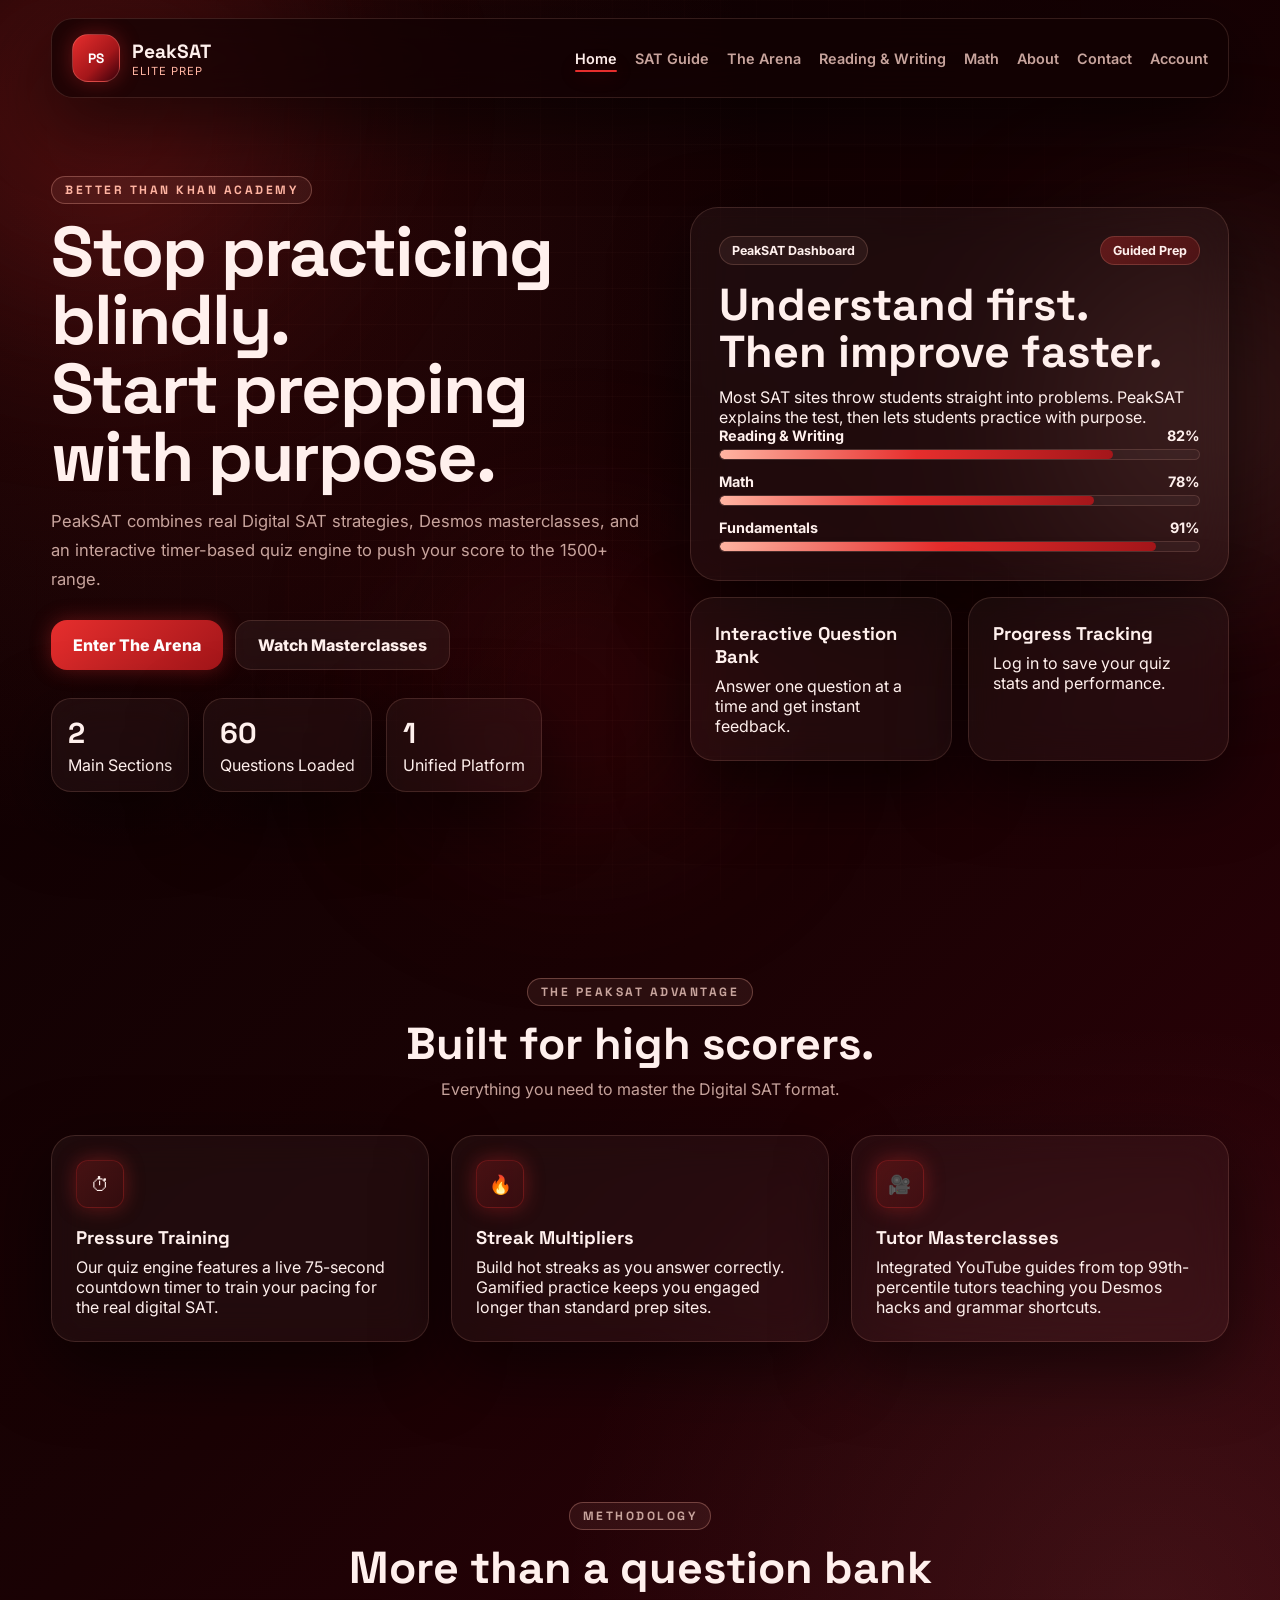
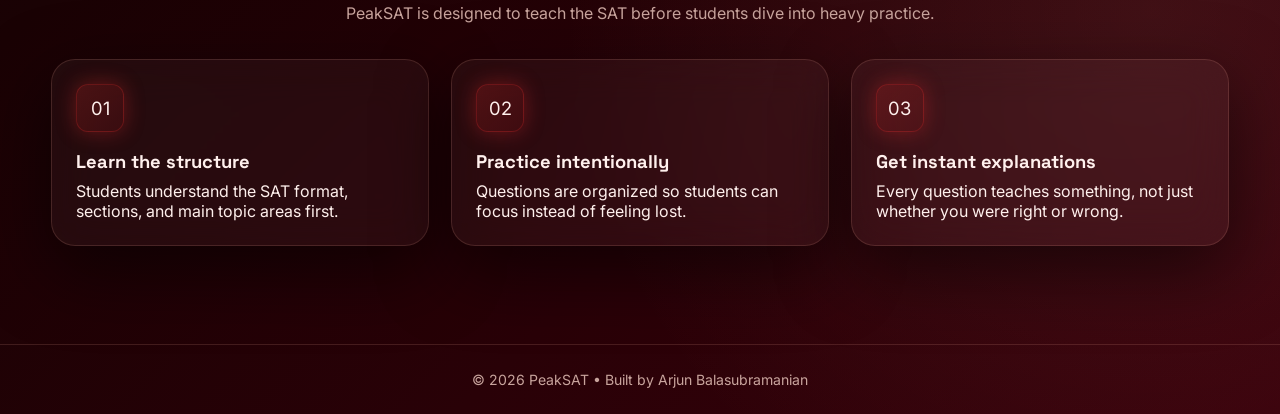
<file: index.html>
<!DOCTYPE html>
<html lang="en">
<head>
  <meta charset="UTF-8" />
  <meta name="viewport" content="width=device-width, initial-scale=1.0" />
  <title>PeakSAT | The Ultimate SAT Engine</title>
  <link rel="preconnect" href="https://fonts.googleapis.com">
  <link rel="preconnect" href="https://fonts.gstatic.com" crossorigin>
  <link href="https://fonts.googleapis.com/css2?family=Space+Grotesk:wght@400;500;700&family=Inter:wght@400;500;600;700;800&display=swap" rel="stylesheet">
  <link rel="stylesheet" href="style.css" />
</head>
<body data-page="home">
  <div class="page-enter"></div>
  <div class="ambient ambient-1"></div>
  <div class="ambient ambient-2"></div>
  <div class="ambient ambient-3"></div>
  <div class="mesh-overlay"></div>

  <div id="site-nav"></div>

  <main class="main-shell">
    <section class="hero hero-clean container">
      <div class="hero-copy reveal">
        <p class="eyebrow">BETTER THAN KHAN ACADEMY</p>
        <h1>Stop practicing blindly.<br>Start prepping with purpose.</h1>
        <p class="hero-description">
          PeakSAT combines real Digital SAT strategies, Desmos masterclasses, and an interactive timer-based quiz engine to push your score to the 1500+ range.
        </p>

        <div class="hero-buttons">
          <a href="sat-fundamentals.html" class="btn btn-primary">Enter The Arena</a>
          <a href="sat-guide.html" class="btn btn-secondary">Watch Masterclasses</a>
        </div>

        <div class="stat-row">
          <div class="stat-card tilt-card">
            <h3>2</h3>
            <p>Main Sections</p>
          </div>
          <div class="stat-card tilt-card">
            <h3>60</h3>
            <p>Questions Loaded</p>
          </div>
          <div class="stat-card tilt-card">
            <h3>1</h3>
            <p>Unified Platform</p>
          </div>
        </div>
      </div>

      <div class="hero-panel reveal delay-1">
        <div class="dashboard-card tilt-card">
          <div class="dashboard-topline">
            <span class="pill">PeakSAT Dashboard</span>
            <span class="pill pill-hot">Guided Prep</span>
          </div>

          <h2>Understand first. Then improve faster.</h2>
          <p>
            Most SAT sites throw students straight into problems. PeakSAT
            explains the test, then lets students practice with purpose.
          </p>

          <div class="progress-stack">
            <div class="progress-block">
              <div class="progress-label"><span>Reading & Writing</span><span>82%</span></div>
              <div class="progress-bar"><div class="progress-fill fill-a"></div></div>
            </div>

            <div class="progress-block">
              <div class="progress-label"><span>Math</span><span>78%</span></div>
              <div class="progress-bar"><div class="progress-fill fill-b"></div></div>
            </div>

            <div class="progress-block">
              <div class="progress-label"><span>Fundamentals</span><span>91%</span></div>
              <div class="progress-bar"><div class="progress-fill fill-c"></div></div>
            </div>
          </div>
        </div>

        <div class="dashboard-mini-grid">
          <div class="glass-card tilt-card">
            <h3>Interactive Question Bank</h3>
            <p>Answer one question at a time and get instant feedback.</p>
          </div>

          <div class="glass-card tilt-card">
            <h3>Progress Tracking</h3>
            <p>Log in to save your quiz stats and performance.</p>
          </div>
        </div>
      </div>
    </section>

    <section class="section container">
      <div class="section-heading reveal">
        <p class="eyebrow">THE PEAKSAT ADVANTAGE</p>
        <h2>Built for high scorers.</h2>
        <p>Everything you need to master the Digital SAT format.</p>
      </div>
      
      <div class="grid-3">
        <div class="glass-card tilt-card reveal">
          <div class="feature-badge">⏱</div>
          <h3>Pressure Training</h3>
          <p>Our quiz engine features a live 75-second countdown timer to train your pacing for the real digital SAT.</p>
        </div>
        <div class="glass-card tilt-card reveal delay-1">
          <div class="feature-badge">🔥</div>
          <h3>Streak Multipliers</h3>
          <p>Build hot streaks as you answer correctly. Gamified practice keeps you engaged longer than standard prep sites.</p>
        </div>
        <div class="glass-card tilt-card reveal delay-2">
          <div class="feature-badge">🎥</div>
          <h3>Tutor Masterclasses</h3>
          <p>Integrated YouTube guides from top 99th-percentile tutors teaching you Desmos hacks and grammar shortcuts.</p>
        </div>
      </div>
    </section>

    <section class="section container">
      <div class="section-heading reveal">
        <p class="eyebrow">METHODOLOGY</p>
        <h2>More than a question bank</h2>
        <p>
          PeakSAT is designed to teach the SAT before students dive into heavy practice.
        </p>
      </div>

      <div class="feature-grid">
        <article class="feature-card tilt-card reveal">
          <div class="feature-badge">01</div>
          <h3>Learn the structure</h3>
          <p>Students understand the SAT format, sections, and main topic areas first.</p>
        </article>
        <article class="feature-card tilt-card reveal delay-1">
          <div class="feature-badge">02</div>
          <h3>Practice intentionally</h3>
          <p>Questions are organized so students can focus instead of feeling lost.</p>
        </article>
        <article class="feature-card tilt-card reveal delay-2">
          <div class="feature-badge">03</div>
          <h3>Get instant explanations</h3>
          <p>Every question teaches something, not just whether you were right or wrong.</p>
        </article>
      </div>
    </section>
  </main>

  <footer class="footer">
    <p>© 2026 PeakSAT • Built by Arjun Balasubramanian</p>
  </footer>

  <script src="script.js"></script>
</body>
</html>
</file>
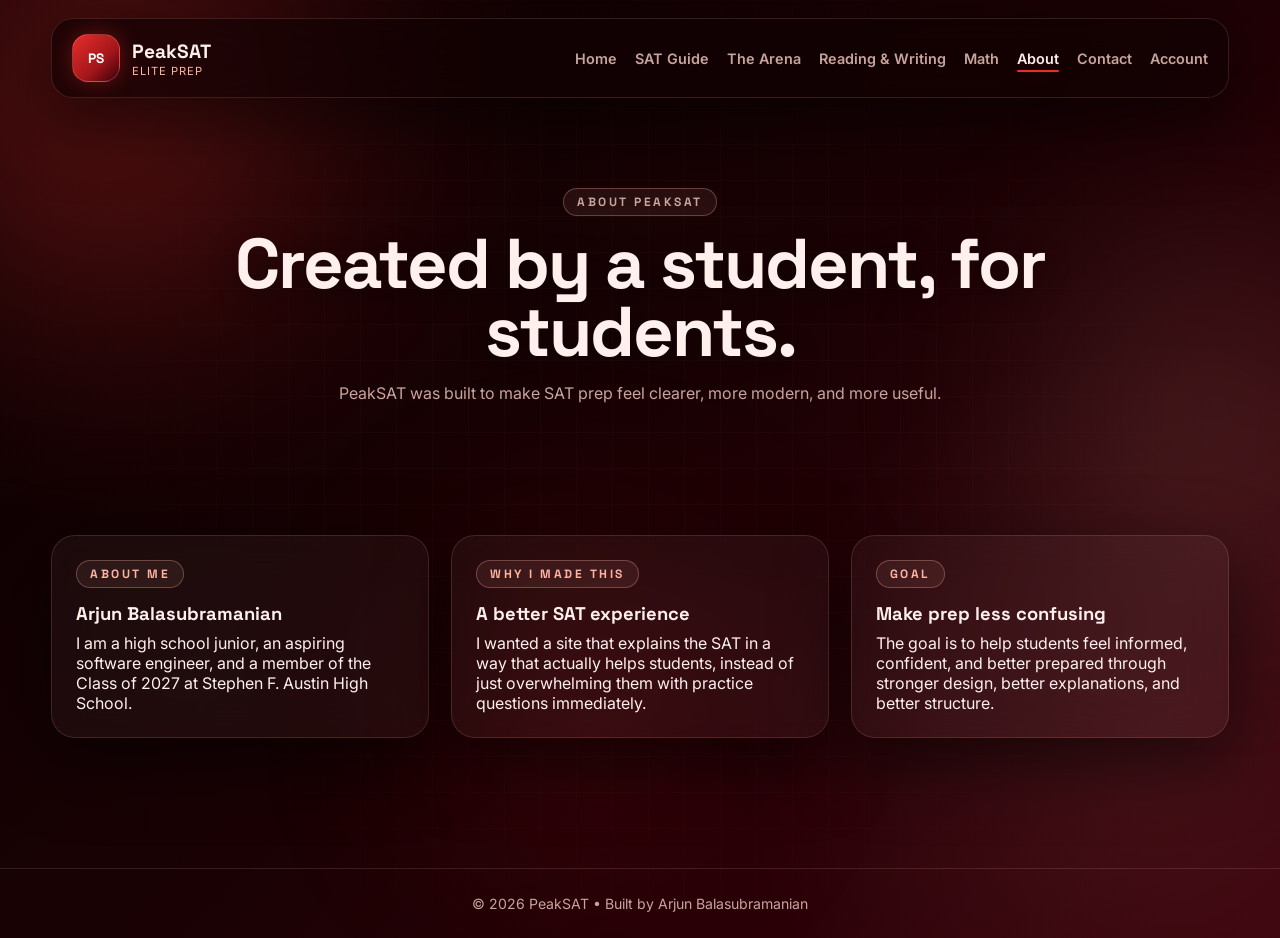
<file: about.html>
<!DOCTYPE html>
<html lang="en">
<head>
  <meta charset="UTF-8" />
  <meta name="viewport" content="width=device-width, initial-scale=1.0" />
  <title>PeakSAT | About</title>
  <link rel="preconnect" href="https://fonts.googleapis.com">
  <link rel="preconnect" href="https://fonts.gstatic.com" crossorigin>
  <link href="https://fonts.googleapis.com/css2?family=Space+Grotesk:wght@400;500;700&family=Inter:wght@400;500;600;700;800&display=swap" rel="stylesheet">
  <link rel="stylesheet" href="style.css" />
</head>
<body data-page="about">
  <div class="page-enter"></div>
  <div class="ambient ambient-1"></div>
  <div class="ambient ambient-2"></div>
  <div class="ambient ambient-3"></div>
  <div class="mesh-overlay"></div>

  <div id="site-nav"></div>

  <main class="page-main">
    <section class="page-hero container">
      <div class="page-hero-text reveal">
        <p class="eyebrow">ABOUT PEAKSAT</p>
        <h1>Created by a student, for students.</h1>
        <p>
          PeakSAT was built to make SAT prep feel clearer, more modern, and more useful.
        </p>
      </div>
    </section>

    <section class="section container">
      <div class="about-grid-premium">
        <article class="glass-card tilt-card reveal">
          <p class="eyebrow">ABOUT ME</p>
          <h3>Arjun Balasubramanian</h3>
          <p>
            I am a high school junior, an aspiring software engineer,
            and a member of the Class of 2027 at Stephen F. Austin High School.
          </p>
        </article>

        <article class="glass-card tilt-card reveal delay-1">
          <p class="eyebrow">WHY I MADE THIS</p>
          <h3>A better SAT experience</h3>
          <p>
            I wanted a site that explains the SAT in a way that actually helps students,
            instead of just overwhelming them with practice questions immediately.
          </p>
        </article>

        <article class="glass-card tilt-card reveal delay-2">
          <p class="eyebrow">GOAL</p>
          <h3>Make prep less confusing</h3>
          <p>
            The goal is to help students feel informed, confident, and better prepared
            through stronger design, better explanations, and better structure.
          </p>
        </article>
      </div>
    </section>
  </main>

  <div id="site-footer"></div>
  <script src="script.js"></script>
</body>
</html>
</file>
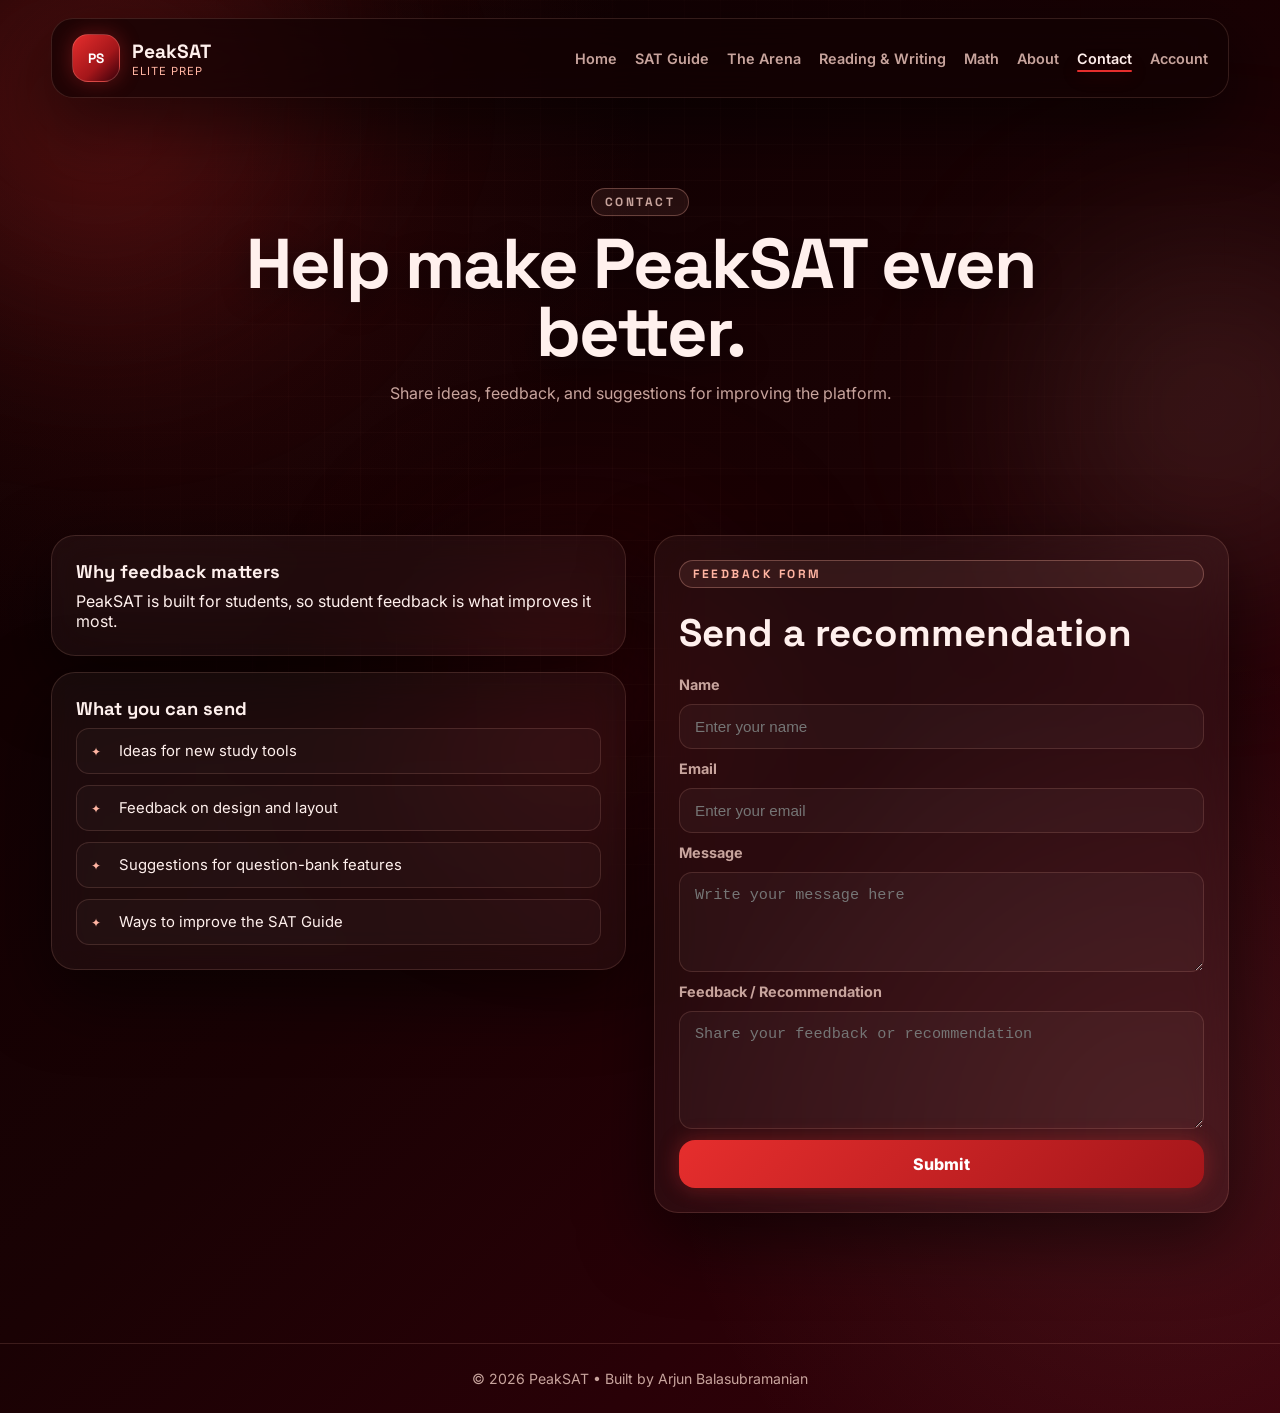
<file: contact.html>
<!DOCTYPE html>
<html lang="en">
<head>
  <meta charset="UTF-8" />
  <meta name="viewport" content="width=device-width, initial-scale=1.0" />
  <title>PeakSAT | Contact</title>
  <link rel="preconnect" href="https://fonts.googleapis.com">
  <link rel="preconnect" href="https://fonts.gstatic.com" crossorigin>
  <link href="https://fonts.googleapis.com/css2?family=Space+Grotesk:wght@400;500;700&family=Inter:wght@400;500;600;700;800&display=swap" rel="stylesheet">
  <link rel="stylesheet" href="style.css" />
</head>
<body data-page="contact">
  <div class="page-enter"></div>
  <div class="ambient ambient-1"></div>
  <div class="ambient ambient-2"></div>
  <div class="ambient ambient-3"></div>
  <div class="mesh-overlay"></div>

  <div id="site-nav"></div>

  <main class="page-main">
    <section class="page-hero container">
      <div class="page-hero-text reveal">
        <p class="eyebrow">CONTACT</p>
        <h1>Help make PeakSAT even better.</h1>
        <p>
          Share ideas, feedback, and suggestions for improving the platform.
        </p>
      </div>
    </section>

    <section class="section container">
      <div class="split-layout">
        <div class="stack-cards reveal">
          <div class="glass-card tilt-card">
            <h3>Why feedback matters</h3>
            <p>PeakSAT is built for students, so student feedback is what improves it most.</p>
          </div>

          <div class="glass-card tilt-card">
            <h3>What you can send</h3>
            <ul class="modern-list">
              <li>Ideas for new study tools</li>
              <li>Feedback on design and layout</li>
              <li>Suggestions for question-bank features</li>
              <li>Ways to improve the SAT Guide</li>
            </ul>
          </div>
        </div>

        <div class="glass-card tilt-card reveal delay-1">
          <form class="contact-form">
            <p class="eyebrow">FEEDBACK FORM</p>
            <h2 class="form-title">Send a recommendation</h2>

            <label for="name">Name</label>
            <input type="text" id="name" name="name" placeholder="Enter your name" required>

            <label for="email">Email</label>
            <input type="email" id="email" name="email" placeholder="Enter your email" required>

            <label for="message">Message</label>
            <textarea id="message" name="message" rows="4" placeholder="Write your message here" required></textarea>

            <label for="feedback">Feedback / Recommendation</label>
            <textarea id="feedback" name="feedback" rows="5" placeholder="Share your feedback or recommendation" required></textarea>

            <button type="submit" class="btn btn-primary">Submit</button>
          </form>
        </div>
      </div>
    </section>
  </main>

  <div id="site-footer"></div>
  <script src="script.js"></script>
</body>
</html>
</file>
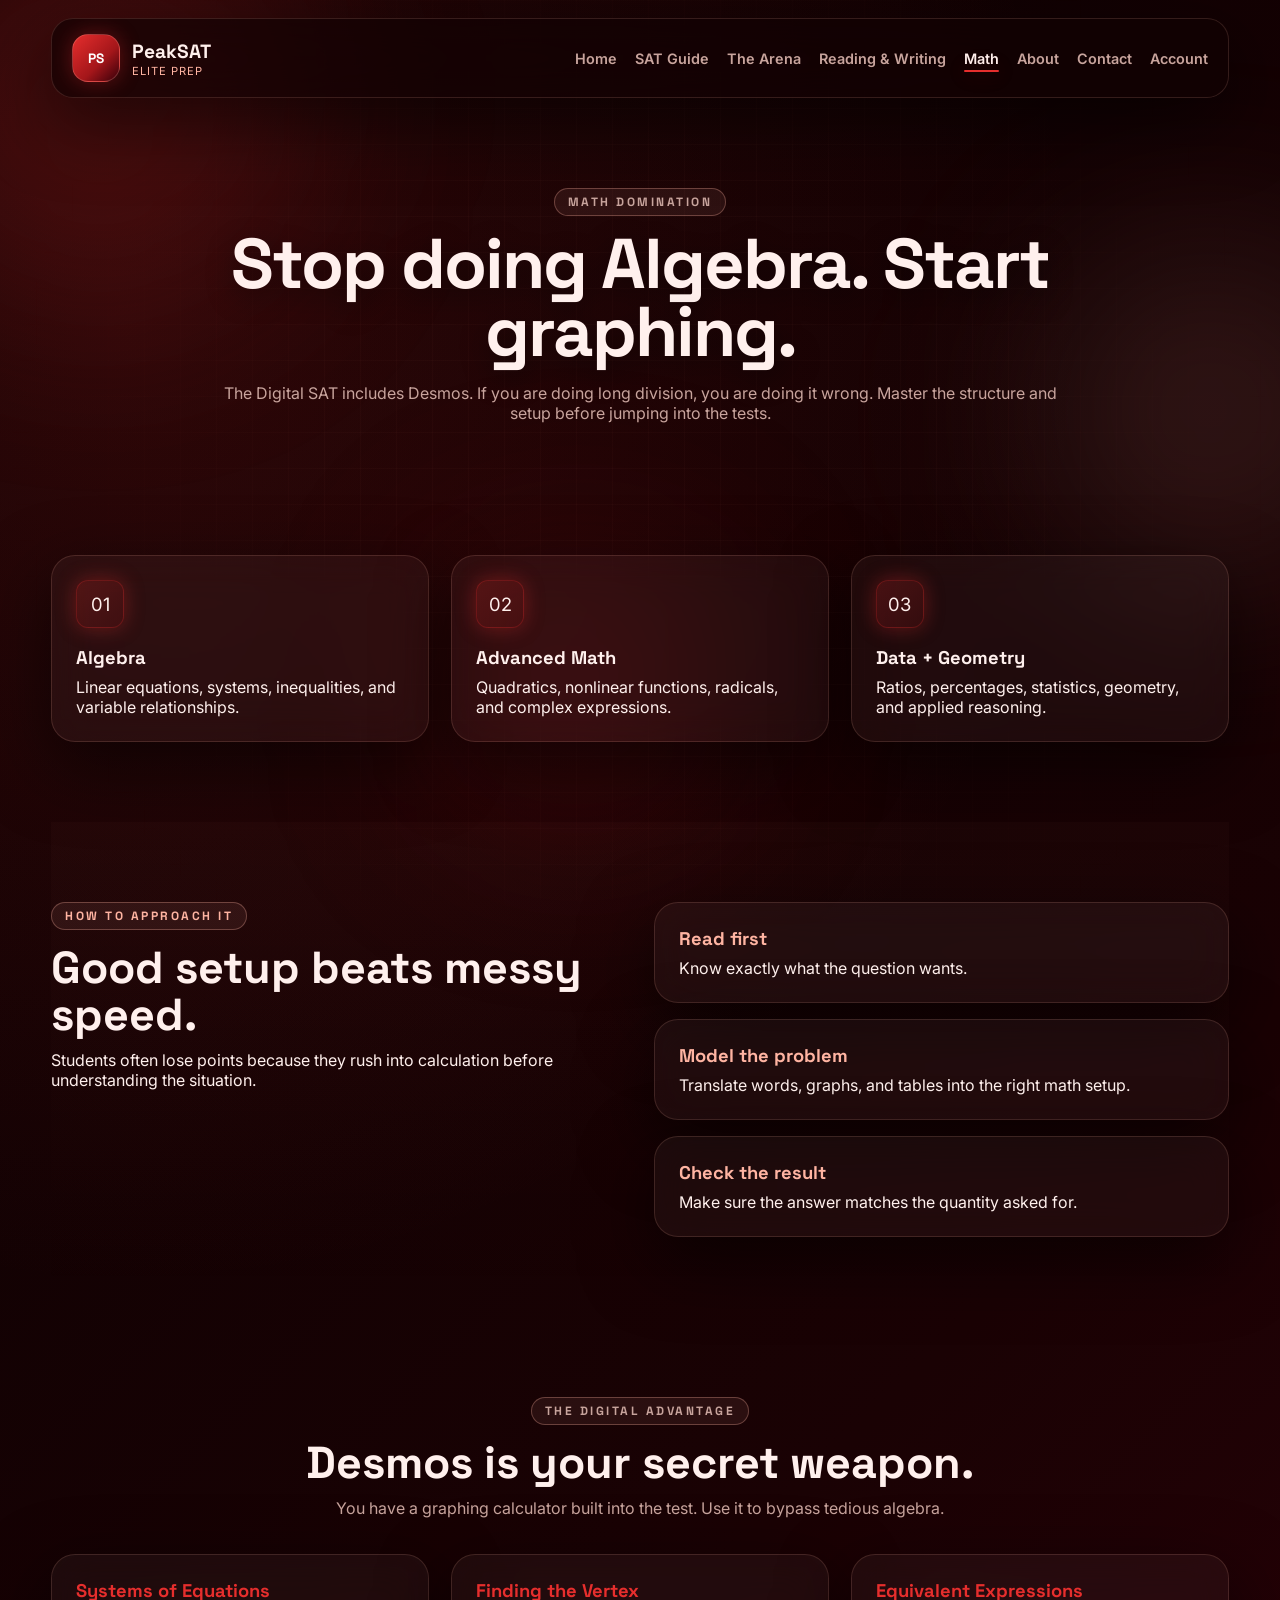
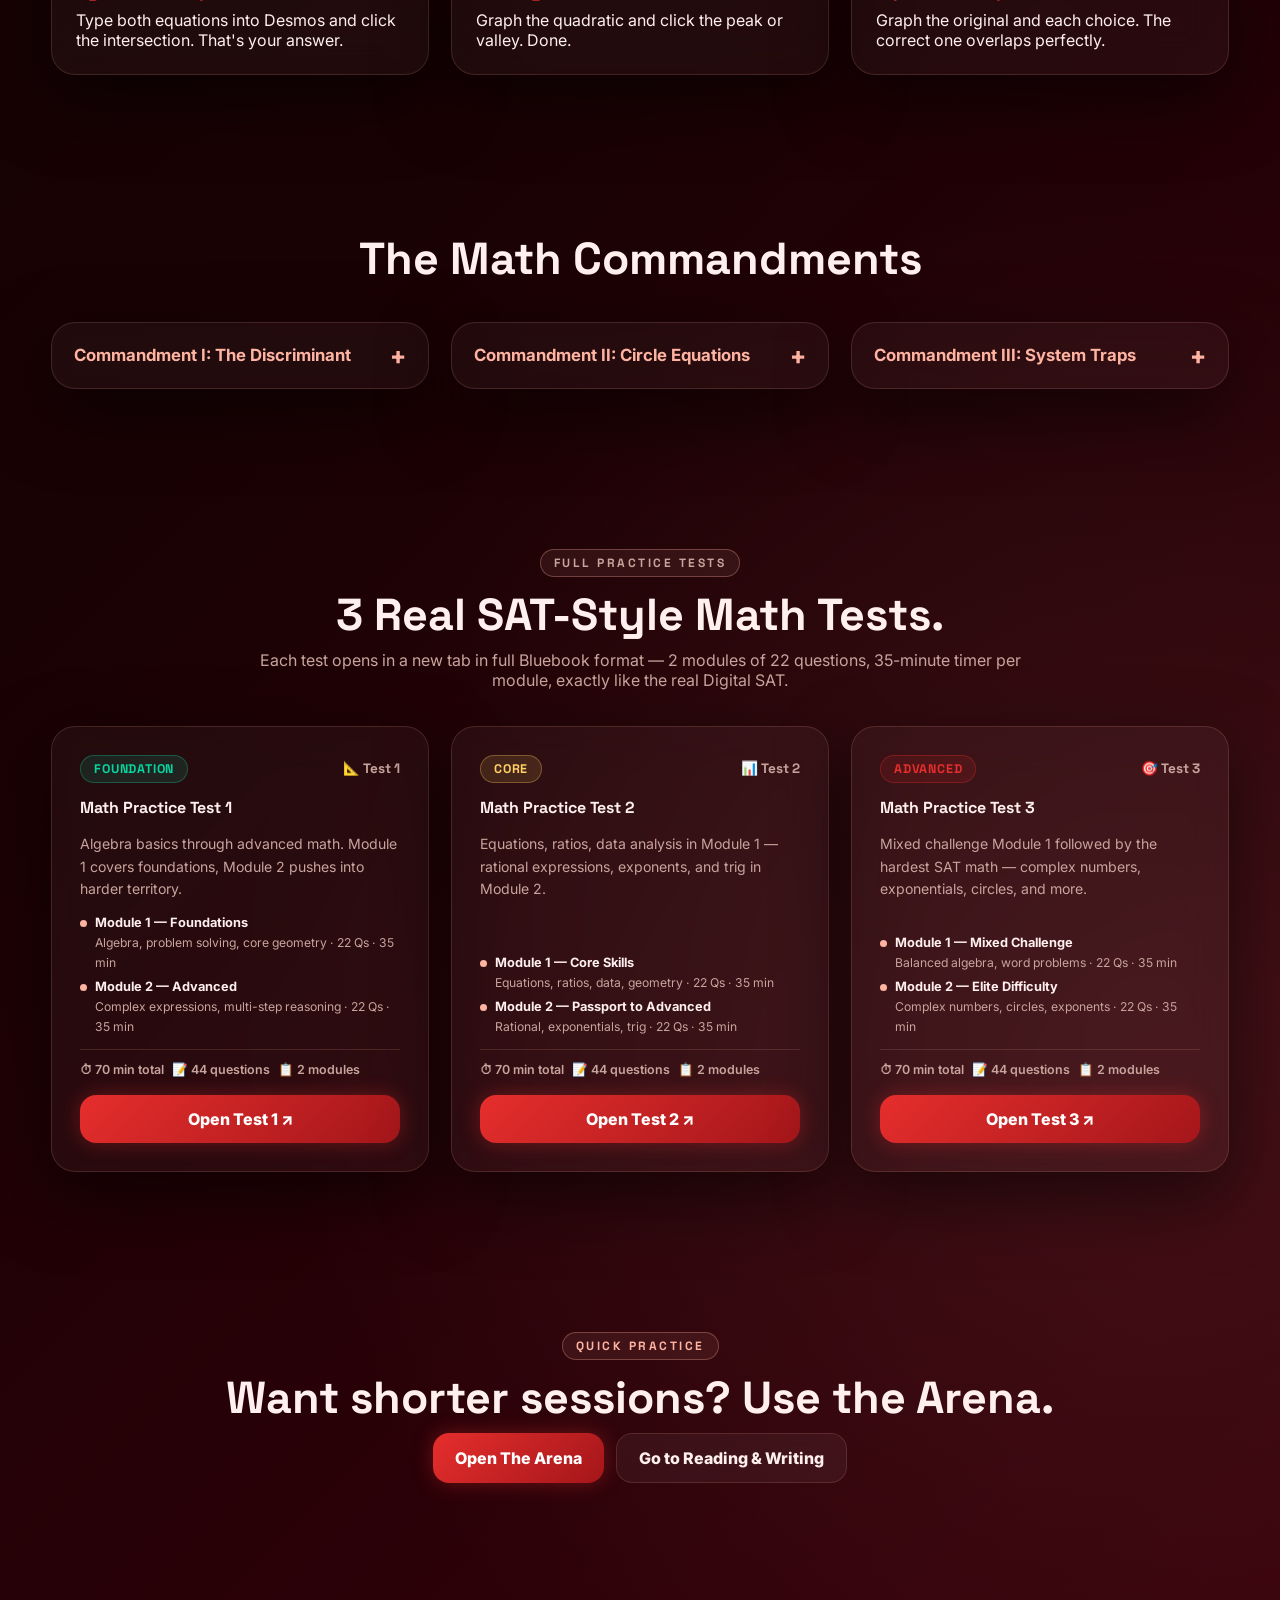
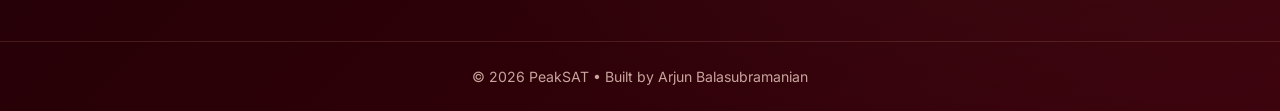
<file: math.html>
<!DOCTYPE html>
<html lang="en">
<head>
  <meta charset="UTF-8" />
  <meta name="viewport" content="width=device-width, initial-scale=1.0" />
  <title>PeakSAT | Math</title>
  <link rel="preconnect" href="https://fonts.googleapis.com">
  <link rel="preconnect" href="https://fonts.gstatic.com" crossorigin>
  <link href="https://fonts.googleapis.com/css2?family=Space+Grotesk:wght@400;500;700&family=Inter:wght@400;500;600;700;800&display=swap" rel="stylesheet">
  <link rel="stylesheet" href="style.css" />
  <style>
    /* ── PRACTICE TEST CARDS ── */
    .pt-cards-grid { display:grid; grid-template-columns:repeat(3,1fr); gap:22px; }
    .pt-card { padding:28px; display:flex; flex-direction:column; gap:14px; }
    .pt-card-header { display:flex; justify-content:space-between; align-items:center; }
    .pt-badge { padding:5px 13px; border-radius:999px; font-size:0.78rem; font-weight:800; font-family:"Space Grotesk",sans-serif; text-transform:uppercase; letter-spacing:0.8px; }
    .pt-badge-1 { background:rgba(6,214,160,0.12); border:1px solid rgba(6,214,160,0.3); color:#06D6A0; }
    .pt-badge-2 { background:rgba(255,209,102,0.12); border:1px solid rgba(255,209,102,0.3); color:#FFD166; }
    .pt-badge-3 { background:rgba(230,46,45,0.12); border:1px solid rgba(230,46,45,0.3); color:#E62E2D; }
    .pt-test-num { font-size:0.85rem; font-weight:700; color:var(--muted); font-family:"Space Grotesk",sans-serif; }
    .pt-card h3 { font-size:1rem; line-height:1.4; margin:0; }
    .pt-card p  { color:var(--muted); font-size:0.88rem; line-height:1.6; flex:1; }
    .pt-modules { display:flex; flex-direction:column; gap:8px; }
    .pt-module-row { display:flex; gap:8px; align-items:flex-start; }
    .pt-module-dot { width:7px; height:7px; border-radius:50%; background:var(--peach); flex-shrink:0; margin-top:5px; }
    .pt-module-row strong { font-size:0.8rem; color:var(--text); display:block; margin-bottom:1px; }
    .pt-module-row span   { font-size:0.76rem; color:var(--muted); }
    .pt-meta { display:flex; gap:8px; flex-wrap:wrap; padding-top:12px; border-top:1px solid var(--line); }
    .pt-meta span { font-size:0.78rem; color:var(--muted); font-weight:600; }
    .pt-start-btn { width:100%; margin-top:4px; }
    @media(max-width:1080px){ .pt-cards-grid{ grid-template-columns:1fr; } }
  </style>
</head>
<body data-page="math">
  <div class="page-enter"></div>
  <div class="ambient ambient-1"></div>
  <div class="ambient ambient-2"></div>
  <div class="ambient ambient-3"></div>
  <div class="mesh-overlay"></div>
  <div id="site-nav"></div>

  <main class="page-main container">
    <section class="page-hero reveal">
      <div class="page-hero-text">
        <p class="eyebrow">MATH DOMINATION</p>
        <h1>Stop doing Algebra. Start graphing.</h1>
        <p>The Digital SAT includes Desmos. If you are doing long division, you are doing it wrong. Master the structure and setup before jumping into the tests.</p>
      </div>
    </section>

    <section class="section reveal">
      <div class="feature-grid guide-wide">
        <article class="feature-card tilt-card">
          <div class="feature-badge">01</div>
          <h3>Algebra</h3>
          <p>Linear equations, systems, inequalities, and variable relationships.</p>
        </article>
        <article class="feature-card tilt-card delay-1">
          <div class="feature-badge">02</div>
          <h3>Advanced Math</h3>
          <p>Quadratics, nonlinear functions, radicals, and complex expressions.</p>
        </article>
        <article class="feature-card tilt-card delay-2">
          <div class="feature-badge">03</div>
          <h3>Data + Geometry</h3>
          <p>Ratios, percentages, statistics, geometry, and applied reasoning.</p>
        </article>
      </div>
    </section>

    <section class="section split-zone reveal">
      <div class="split-layout">
        <div class="split-left">
          <p class="eyebrow">HOW TO APPROACH IT</p>
          <h2>Good setup beats messy speed.</h2>
          <p>Students often lose points because they rush into calculation before understanding the situation.</p>
        </div>
        <div class="stack-cards">
          <div class="glass-card tilt-card"><h3 style="color:var(--peach);">Read first</h3><p>Know exactly what the question wants.</p></div>
          <div class="glass-card tilt-card"><h3 style="color:var(--peach);">Model the problem</h3><p>Translate words, graphs, and tables into the right math setup.</p></div>
          <div class="glass-card tilt-card"><h3 style="color:var(--peach);">Check the result</h3><p>Make sure the answer matches the quantity asked for.</p></div>
        </div>
      </div>
    </section>

    <section class="section reveal">
      <div class="section-heading">
        <p class="eyebrow">THE DIGITAL ADVANTAGE</p>
        <h2>Desmos is your secret weapon.</h2>
        <p>You have a graphing calculator built into the test. Use it to bypass tedious algebra.</p>
      </div>
      <div class="grid-3">
        <div class="glass-card tilt-card"><h3 style="color:var(--chili);">Systems of Equations</h3><p>Type both equations into Desmos and click the intersection. That's your answer.</p></div>
        <div class="glass-card tilt-card"><h3 style="color:var(--chili);">Finding the Vertex</h3><p>Graph the quadratic and click the peak or valley. Done.</p></div>
        <div class="glass-card tilt-card"><h3 style="color:var(--chili);">Equivalent Expressions</h3><p>Graph the original and each choice. The correct one overlaps perfectly.</p></div>
      </div>
    </section>

    <section class="section reveal">
      <h2 style="text-align:center;margin-bottom:40px;">The Math Commandments</h2>
      <div class="grid-3">
        <details class="glass-card accordion-item">
          <summary class="accordion-header">Commandment I: The Discriminant</summary>
          <div class="accordion-body">If a quadratic has "no real solutions", set b² − 4ac &lt; 0. If it has "one solution", set b² − 4ac = 0.</div>
        </details>
        <details class="glass-card accordion-item">
          <summary class="accordion-header">Commandment II: Circle Equations</summary>
          <div class="accordion-body">Always factor (x² + ax) + (y² + by) = c into (x−h)² + (y−k)² = r² by completing the square.</div>
        </details>
        <details class="glass-card accordion-item">
          <summary class="accordion-header">Commandment III: System Traps</summary>
          <div class="accordion-body">"Infinitely many solutions" means the lines are identical. Match their slopes and y-intercepts exactly.</div>
        </details>
      </div>
    </section>

    <!-- ══ FULL PRACTICE TESTS ══ -->
    <section class="section reveal">
      <div class="section-heading">
        <p class="eyebrow">FULL PRACTICE TESTS</p>
        <h2>3 Real SAT-Style Math Tests.</h2>
        <p>Each test opens in a new tab in full Bluebook format — 2 modules of 22 questions, 35-minute timer per module, exactly like the real Digital SAT.</p>
      </div>

      <div class="pt-cards-grid">

        <!-- TEST 1 -->
        <div class="glass-card tilt-card pt-card reveal">
          <div class="pt-card-header">
            <div class="pt-badge pt-badge-1">Foundation</div>
            <span class="pt-test-num">📐 Test 1</span>
          </div>
          <h3>Math Practice Test 1</h3>
          <p>Algebra basics through advanced math. Module 1 covers foundations, Module 2 pushes into harder territory.</p>
          <div class="pt-modules">
            <div class="pt-module-row">
              <div class="pt-module-dot"></div>
              <div><strong>Module 1 — Foundations</strong><span>Algebra, problem solving, core geometry · 22 Qs · 35 min</span></div>
            </div>
            <div class="pt-module-row">
              <div class="pt-module-dot"></div>
              <div><strong>Module 2 — Advanced</strong><span>Complex expressions, multi-step reasoning · 22 Qs · 35 min</span></div>
            </div>
          </div>
          <div class="pt-meta">
            <span>⏱ 70 min total</span>
            <span>📝 44 questions</span>
            <span>📋 2 modules</span>
          </div>
          <a href="bluebook.html?subject=math&test=math-1" target="_blank" class="btn btn-primary pt-start-btn">Open Test 1 ↗</a>
        </div>

        <!-- TEST 2 -->
        <div class="glass-card tilt-card pt-card reveal delay-1">
          <div class="pt-card-header">
            <div class="pt-badge pt-badge-2">Core</div>
            <span class="pt-test-num">📊 Test 2</span>
          </div>
          <h3>Math Practice Test 2</h3>
          <p>Equations, ratios, data analysis in Module 1 — rational expressions, exponents, and trig in Module 2.</p>
          <div class="pt-modules">
            <div class="pt-module-row">
              <div class="pt-module-dot"></div>
              <div><strong>Module 1 — Core Skills</strong><span>Equations, ratios, data, geometry · 22 Qs · 35 min</span></div>
            </div>
            <div class="pt-module-row">
              <div class="pt-module-dot"></div>
              <div><strong>Module 2 — Passport to Advanced</strong><span>Rational, exponentials, trig · 22 Qs · 35 min</span></div>
            </div>
          </div>
          <div class="pt-meta">
            <span>⏱ 70 min total</span>
            <span>📝 44 questions</span>
            <span>📋 2 modules</span>
          </div>
          <a href="bluebook.html?subject=math&test=math-2" target="_blank" class="btn btn-primary pt-start-btn">Open Test 2 ↗</a>
        </div>

        <!-- TEST 3 -->
        <div class="glass-card tilt-card pt-card reveal delay-2">
          <div class="pt-card-header">
            <div class="pt-badge pt-badge-3">Advanced</div>
            <span class="pt-test-num">🎯 Test 3</span>
          </div>
          <h3>Math Practice Test 3</h3>
          <p>Mixed challenge Module 1 followed by the hardest SAT math — complex numbers, exponentials, circles, and more.</p>
          <div class="pt-modules">
            <div class="pt-module-row">
              <div class="pt-module-dot"></div>
              <div><strong>Module 1 — Mixed Challenge</strong><span>Balanced algebra, word problems · 22 Qs · 35 min</span></div>
            </div>
            <div class="pt-module-row">
              <div class="pt-module-dot"></div>
              <div><strong>Module 2 — Elite Difficulty</strong><span>Complex numbers, circles, exponents · 22 Qs · 35 min</span></div>
            </div>
          </div>
          <div class="pt-meta">
            <span>⏱ 70 min total</span>
            <span>📝 44 questions</span>
            <span>📋 2 modules</span>
          </div>
          <a href="bluebook.html?subject=math&test=math-3" target="_blank" class="btn btn-primary pt-start-btn">Open Test 3 ↗</a>
        </div>

      </div>
    </section>

    <section class="section center-section reveal">
      <p class="eyebrow">QUICK PRACTICE</p>
      <h2>Want shorter sessions? Use the Arena.</h2>
      <div class="hero-buttons centered-buttons">
        <a href="sat-fundamentals.html" class="btn btn-primary">Open The Arena</a>
        <a href="reading-writing.html" class="btn btn-secondary">Go to Reading & Writing</a>
      </div>
    </section>
  </main>

  <div id="site-footer"></div>
  <script src="script.js"></script>
</body>
</html>
</file>
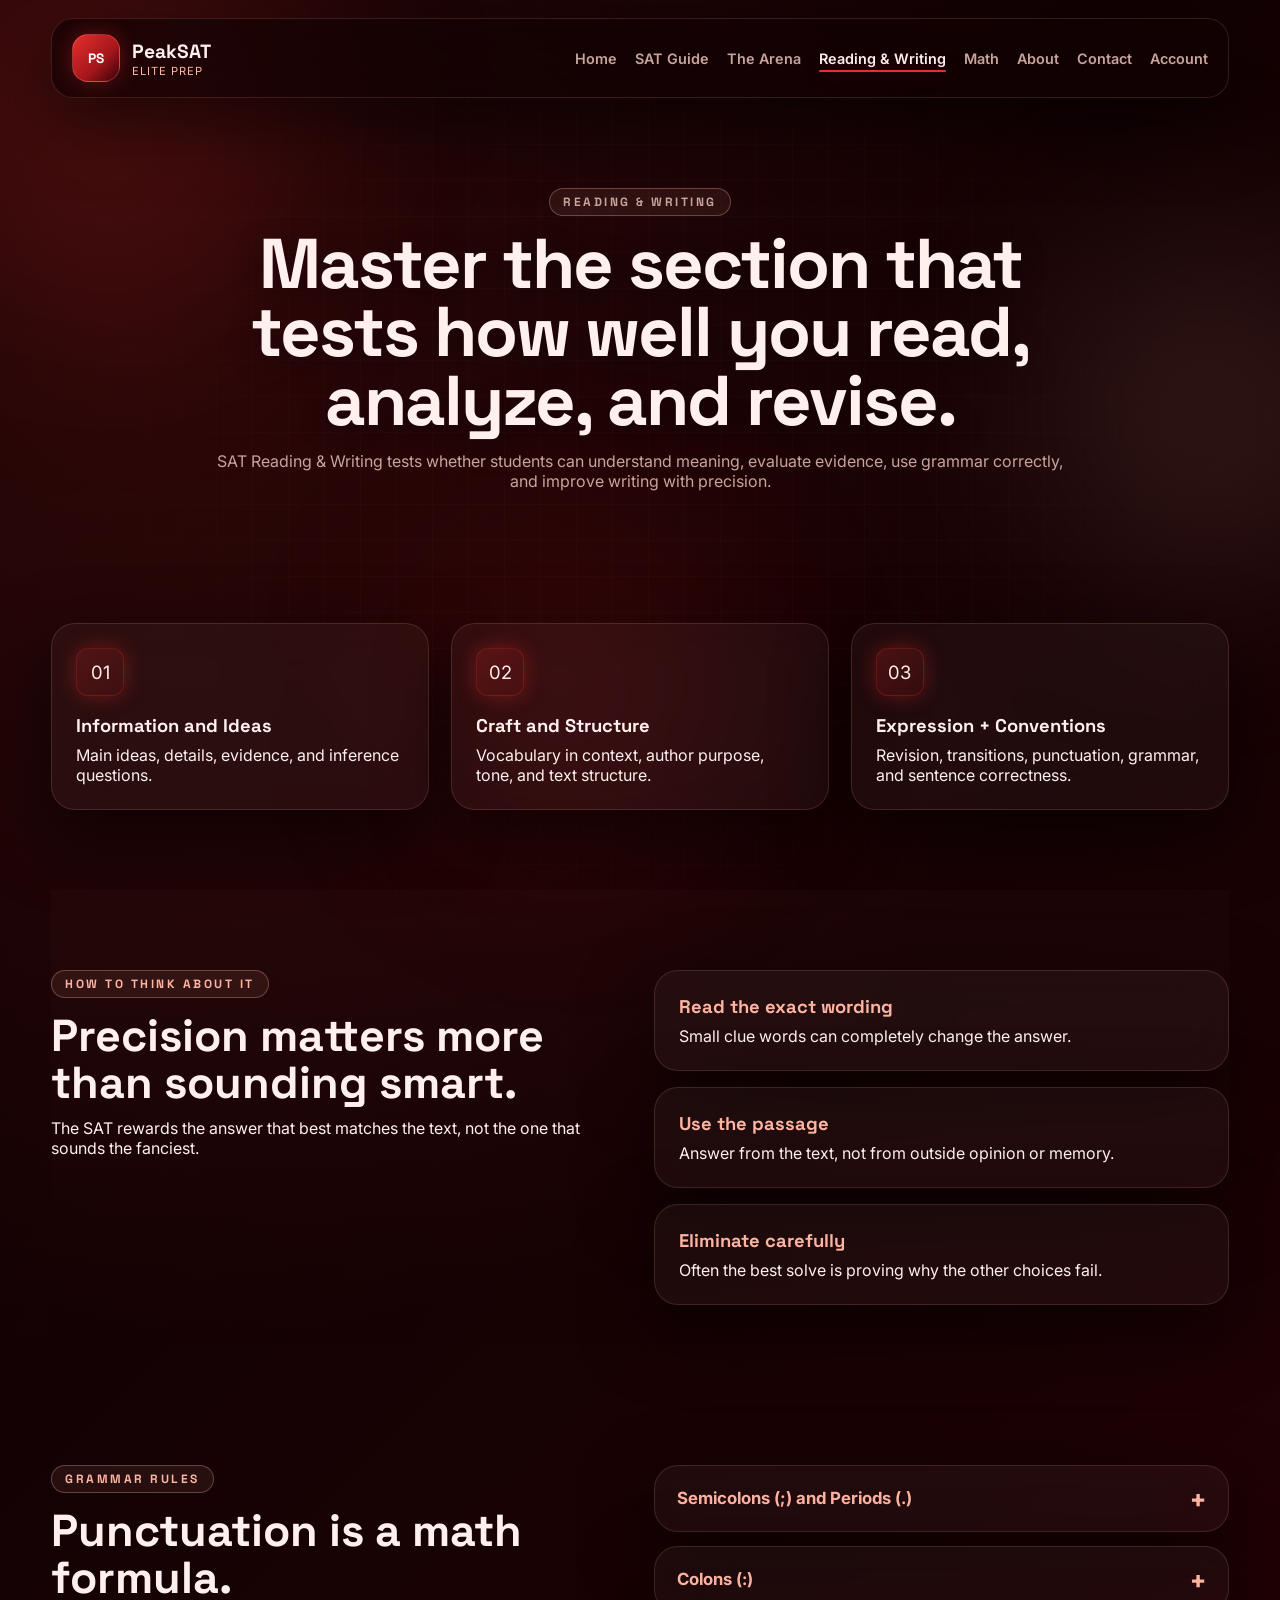
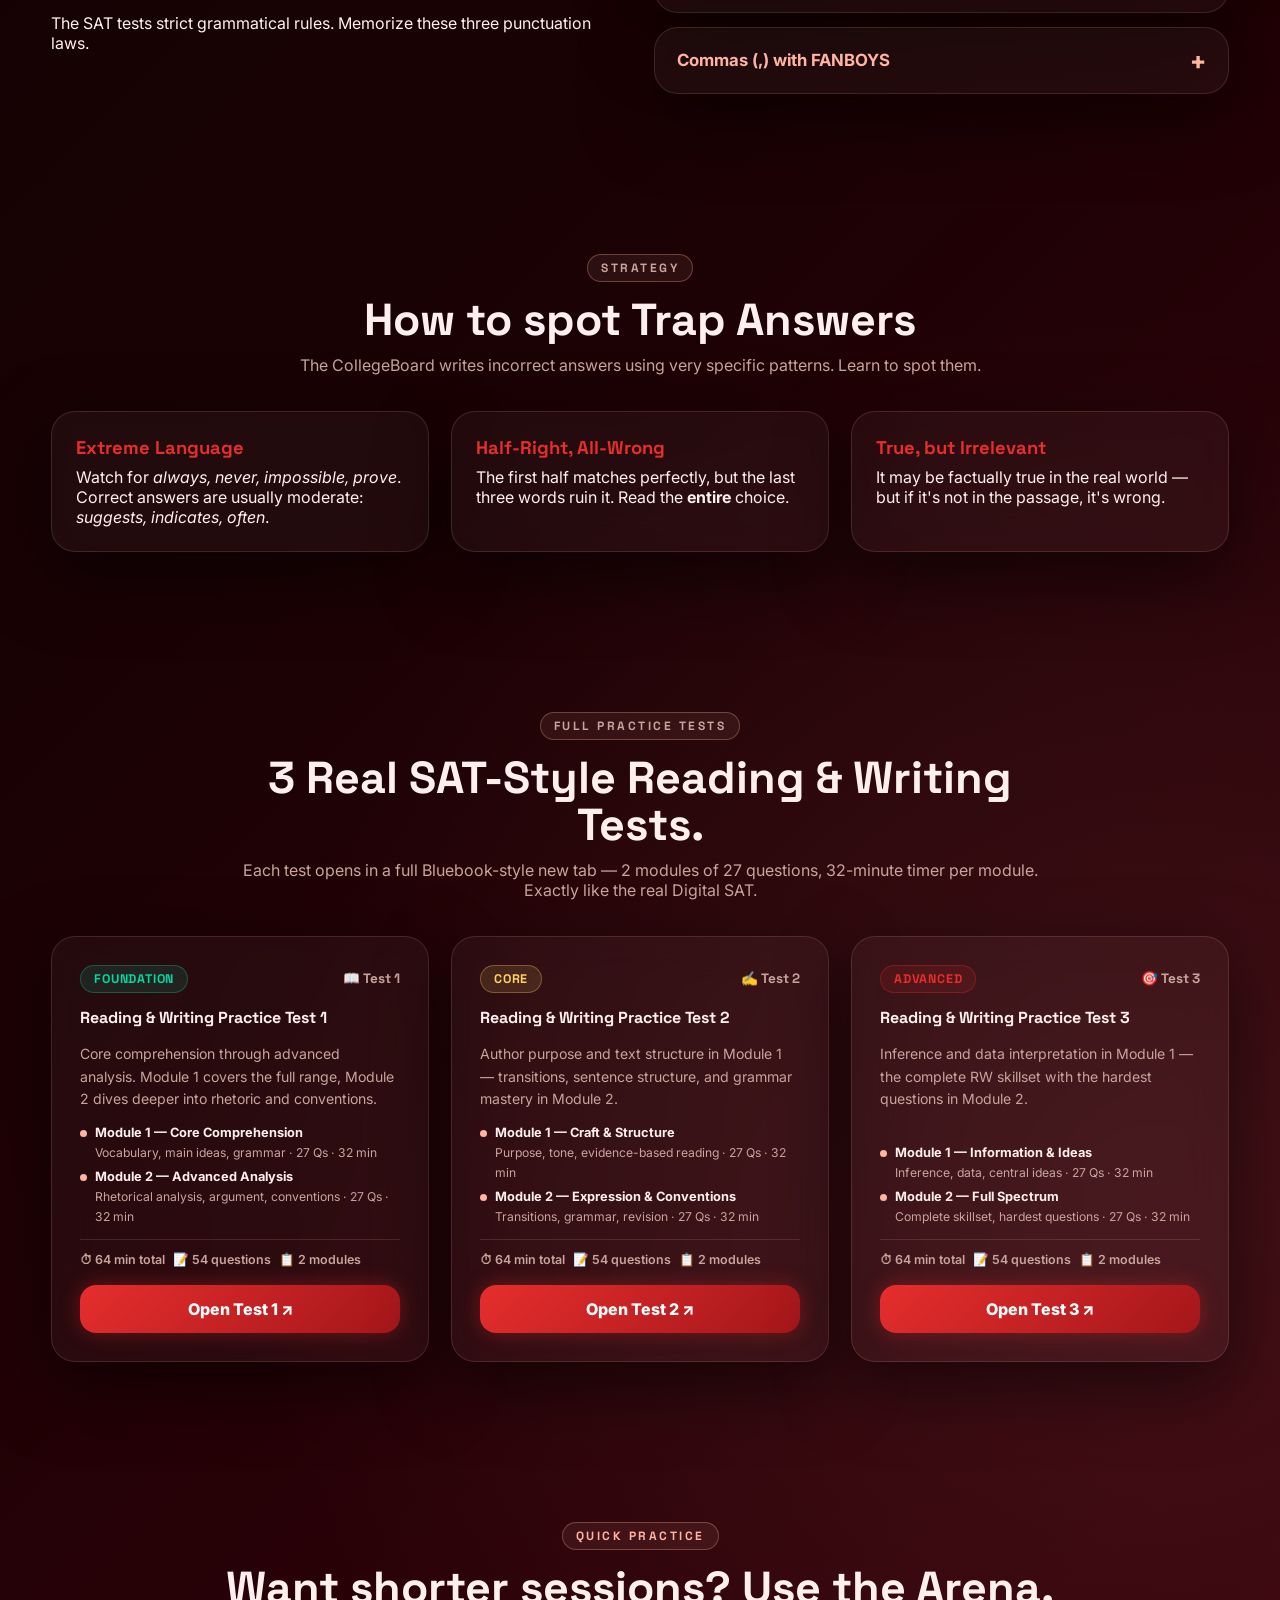
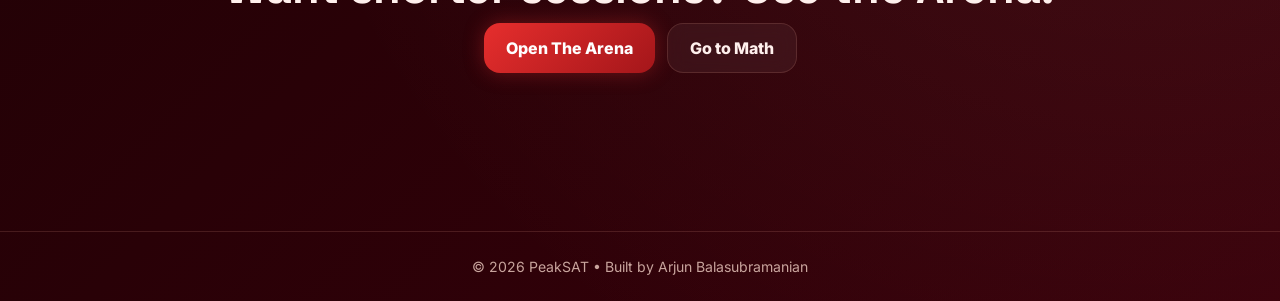
<file: reading-writing.html>
<!DOCTYPE html>
<html lang="en">
<head>
  <meta charset="UTF-8" />
  <meta name="viewport" content="width=device-width, initial-scale=1.0" />
  <title>PeakSAT | Reading & Writing</title>
  <link rel="preconnect" href="https://fonts.googleapis.com">
  <link rel="preconnect" href="https://fonts.gstatic.com" crossorigin>
  <link href="https://fonts.googleapis.com/css2?family=Space+Grotesk:wght@400;500;700&family=Inter:wght@400;500;600;700;800&display=swap" rel="stylesheet">
  <link rel="stylesheet" href="style.css" />
  <style>
    .pt-cards-grid { display:grid; grid-template-columns:repeat(3,1fr); gap:22px; }
    .pt-card { padding:28px; display:flex; flex-direction:column; gap:14px; }
    .pt-card-header { display:flex; justify-content:space-between; align-items:center; }
    .pt-badge { padding:5px 13px; border-radius:999px; font-size:0.78rem; font-weight:800; font-family:"Space Grotesk",sans-serif; text-transform:uppercase; letter-spacing:0.8px; }
    .pt-badge-1 { background:rgba(6,214,160,0.12); border:1px solid rgba(6,214,160,0.3); color:#06D6A0; }
    .pt-badge-2 { background:rgba(255,209,102,0.12); border:1px solid rgba(255,209,102,0.3); color:#FFD166; }
    .pt-badge-3 { background:rgba(230,46,45,0.12); border:1px solid rgba(230,46,45,0.3); color:#E62E2D; }
    .pt-test-num { font-size:0.85rem; font-weight:700; color:var(--muted); font-family:"Space Grotesk",sans-serif; }
    .pt-card h3 { font-size:1rem; line-height:1.4; margin:0; }
    .pt-card p  { color:var(--muted); font-size:0.88rem; line-height:1.6; flex:1; }
    .pt-modules { display:flex; flex-direction:column; gap:8px; }
    .pt-module-row { display:flex; gap:8px; align-items:flex-start; }
    .pt-module-dot { width:7px; height:7px; border-radius:50%; background:var(--peach); flex-shrink:0; margin-top:5px; }
    .pt-module-row strong { font-size:0.8rem; color:var(--text); display:block; margin-bottom:1px; }
    .pt-module-row span   { font-size:0.76rem; color:var(--muted); }
    .pt-meta { display:flex; gap:8px; flex-wrap:wrap; padding-top:12px; border-top:1px solid var(--line); }
    .pt-meta span { font-size:0.78rem; color:var(--muted); font-weight:600; }
    .pt-start-btn { width:100%; margin-top:4px; }
    @media(max-width:1080px){ .pt-cards-grid{ grid-template-columns:1fr; } }
  </style>
</head>
<body data-page="reading-writing">
  <div class="page-enter"></div>
  <div class="ambient ambient-1"></div>
  <div class="ambient ambient-2"></div>
  <div class="ambient ambient-3"></div>
  <div class="mesh-overlay"></div>
  <div id="site-nav"></div>

  <main class="page-main container">
    <section class="page-hero reveal">
      <div class="page-hero-text">
        <p class="eyebrow">READING & WRITING</p>
        <h1>Master the section that tests how well you read, analyze, and revise.</h1>
        <p>SAT Reading & Writing tests whether students can understand meaning, evaluate evidence, use grammar correctly, and improve writing with precision.</p>
      </div>
    </section>

    <section class="section reveal">
      <div class="feature-grid guide-wide">
        <article class="feature-card tilt-card"><div class="feature-badge">01</div><h3>Information and Ideas</h3><p>Main ideas, details, evidence, and inference questions.</p></article>
        <article class="feature-card tilt-card delay-1"><div class="feature-badge">02</div><h3>Craft and Structure</h3><p>Vocabulary in context, author purpose, tone, and text structure.</p></article>
        <article class="feature-card tilt-card delay-2"><div class="feature-badge">03</div><h3>Expression + Conventions</h3><p>Revision, transitions, punctuation, grammar, and sentence correctness.</p></article>
      </div>
    </section>

    <section class="section split-zone reveal">
      <div class="split-layout">
        <div class="split-left">
          <p class="eyebrow">HOW TO THINK ABOUT IT</p>
          <h2>Precision matters more than sounding smart.</h2>
          <p>The SAT rewards the answer that best matches the text, not the one that sounds the fanciest.</p>
        </div>
        <div class="stack-cards">
          <div class="glass-card tilt-card"><h3 style="color:var(--peach);">Read the exact wording</h3><p>Small clue words can completely change the answer.</p></div>
          <div class="glass-card tilt-card"><h3 style="color:var(--peach);">Use the passage</h3><p>Answer from the text, not from outside opinion or memory.</p></div>
          <div class="glass-card tilt-card"><h3 style="color:var(--peach);">Eliminate carefully</h3><p>Often the best solve is proving why the other choices fail.</p></div>
        </div>
      </div>
    </section>

    <section class="section reveal">
      <div class="split-layout align-center">
        <div class="split-left">
          <p class="eyebrow">GRAMMAR RULES</p>
          <h2>Punctuation is a math formula.</h2>
          <p>The SAT tests strict grammatical rules. Memorize these three punctuation laws.</p>
        </div>
        <div class="accordion-stack">
          <details class="glass-card accordion-item">
            <summary class="accordion-header"><strong>Semicolons (;) and Periods (.)</strong></summary>
            <div class="accordion-body"><p>Grammatically identical on the SAT — both must separate two complete, independent sentences.</p><p><em>Trick:</em> If two choices are identical except one has a period and one a semicolon — eliminate BOTH.</p></div>
          </details>
          <details class="glass-card accordion-item">
            <summary class="accordion-header"><strong>Colons (:)</strong></summary>
            <div class="accordion-body"><p>Introduces a list, explanation, or quote. The sentence BEFORE the colon must be a complete, independent sentence.</p></div>
          </details>
          <details class="glass-card accordion-item">
            <summary class="accordion-header"><strong>Commas (,) with FANBOYS</strong></summary>
            <div class="accordion-body"><p>To join two complete sentences with a comma, you MUST use FANBOYS (For, And, Nor, But, Or, Yet, So).</p><p><em>Correct:</em> "I studied, <strong>so</strong> I aced it." &nbsp; <em>Wrong:</em> "I studied, I aced it." (Comma Splice)</p></div>
          </details>
        </div>
      </div>
    </section>

    <section class="section reveal">
      <div class="section-heading">
        <p class="eyebrow">STRATEGY</p>
        <h2>How to spot Trap Answers</h2>
        <p>The CollegeBoard writes incorrect answers using very specific patterns. Learn to spot them.</p>
      </div>
      <div class="grid-3">
        <div class="glass-card tilt-card"><h3 style="color:var(--chili);">Extreme Language</h3><p>Watch for <em>always, never, impossible, prove</em>. Correct answers are usually moderate: <em>suggests, indicates, often</em>.</p></div>
        <div class="glass-card tilt-card"><h3 style="color:var(--chili);">Half-Right, All-Wrong</h3><p>The first half matches perfectly, but the last three words ruin it. Read the <strong>entire</strong> choice.</p></div>
        <div class="glass-card tilt-card"><h3 style="color:var(--chili);">True, but Irrelevant</h3><p>It may be factually true in the real world — but if it's not in the passage, it's wrong.</p></div>
      </div>
    </section>

    <!-- ══ FULL PRACTICE TESTS ══ -->
    <section class="section reveal">
      <div class="section-heading">
        <p class="eyebrow">FULL PRACTICE TESTS</p>
        <h2>3 Real SAT-Style Reading & Writing Tests.</h2>
        <p>Each test opens in a full Bluebook-style new tab — 2 modules of 27 questions, 32-minute timer per module. Exactly like the real Digital SAT.</p>
      </div>

      <div class="pt-cards-grid">

        <!-- TEST 1 -->
        <div class="glass-card tilt-card pt-card reveal">
          <div class="pt-card-header">
            <div class="pt-badge pt-badge-1">Foundation</div>
            <span class="pt-test-num">📖 Test 1</span>
          </div>
          <h3>Reading & Writing Practice Test 1</h3>
          <p>Core comprehension through advanced analysis. Module 1 covers the full range, Module 2 dives deeper into rhetoric and conventions.</p>
          <div class="pt-modules">
            <div class="pt-module-row">
              <div class="pt-module-dot"></div>
              <div><strong>Module 1 — Core Comprehension</strong><span>Vocabulary, main ideas, grammar · 27 Qs · 32 min</span></div>
            </div>
            <div class="pt-module-row">
              <div class="pt-module-dot"></div>
              <div><strong>Module 2 — Advanced Analysis</strong><span>Rhetorical analysis, argument, conventions · 27 Qs · 32 min</span></div>
            </div>
          </div>
          <div class="pt-meta">
            <span>⏱ 64 min total</span>
            <span>📝 54 questions</span>
            <span>📋 2 modules</span>
          </div>
          <a href="bluebook.html?subject=english&test=english-1" target="_blank" class="btn btn-primary pt-start-btn">Open Test 1 ↗</a>
        </div>

        <!-- TEST 2 -->
        <div class="glass-card tilt-card pt-card reveal delay-1">
          <div class="pt-card-header">
            <div class="pt-badge pt-badge-2">Core</div>
            <span class="pt-test-num">✍️ Test 2</span>
          </div>
          <h3>Reading & Writing Practice Test 2</h3>
          <p>Author purpose and text structure in Module 1 — transitions, sentence structure, and grammar mastery in Module 2.</p>
          <div class="pt-modules">
            <div class="pt-module-row">
              <div class="pt-module-dot"></div>
              <div><strong>Module 1 — Craft & Structure</strong><span>Purpose, tone, evidence-based reading · 27 Qs · 32 min</span></div>
            </div>
            <div class="pt-module-row">
              <div class="pt-module-dot"></div>
              <div><strong>Module 2 — Expression & Conventions</strong><span>Transitions, grammar, revision · 27 Qs · 32 min</span></div>
            </div>
          </div>
          <div class="pt-meta">
            <span>⏱ 64 min total</span>
            <span>📝 54 questions</span>
            <span>📋 2 modules</span>
          </div>
          <a href="bluebook.html?subject=english&test=english-2" target="_blank" class="btn btn-primary pt-start-btn">Open Test 2 ↗</a>
        </div>

        <!-- TEST 3 -->
        <div class="glass-card tilt-card pt-card reveal delay-2">
          <div class="pt-card-header">
            <div class="pt-badge pt-badge-3">Advanced</div>
            <span class="pt-test-num">🎯 Test 3</span>
          </div>
          <h3>Reading & Writing Practice Test 3</h3>
          <p>Inference and data interpretation in Module 1 — the complete RW skillset with the hardest questions in Module 2.</p>
          <div class="pt-modules">
            <div class="pt-module-row">
              <div class="pt-module-dot"></div>
              <div><strong>Module 1 — Information & Ideas</strong><span>Inference, data, central ideas · 27 Qs · 32 min</span></div>
            </div>
            <div class="pt-module-row">
              <div class="pt-module-dot"></div>
              <div><strong>Module 2 — Full Spectrum</strong><span>Complete skillset, hardest questions · 27 Qs · 32 min</span></div>
            </div>
          </div>
          <div class="pt-meta">
            <span>⏱ 64 min total</span>
            <span>📝 54 questions</span>
            <span>📋 2 modules</span>
          </div>
          <a href="bluebook.html?subject=english&test=english-3" target="_blank" class="btn btn-primary pt-start-btn">Open Test 3 ↗</a>
        </div>

      </div>
    </section>

    <section class="section center-section reveal">
      <p class="eyebrow">QUICK PRACTICE</p>
      <h2>Want shorter sessions? Use the Arena.</h2>
      <div class="hero-buttons centered-buttons">
        <a href="sat-fundamentals.html" class="btn btn-primary">Open The Arena</a>
        <a href="math.html" class="btn btn-secondary">Go to Math</a>
      </div>
    </section>
  </main>

  <div id="site-footer"></div>
  <script src="script.js"></script>
</body>
</html>
</file>
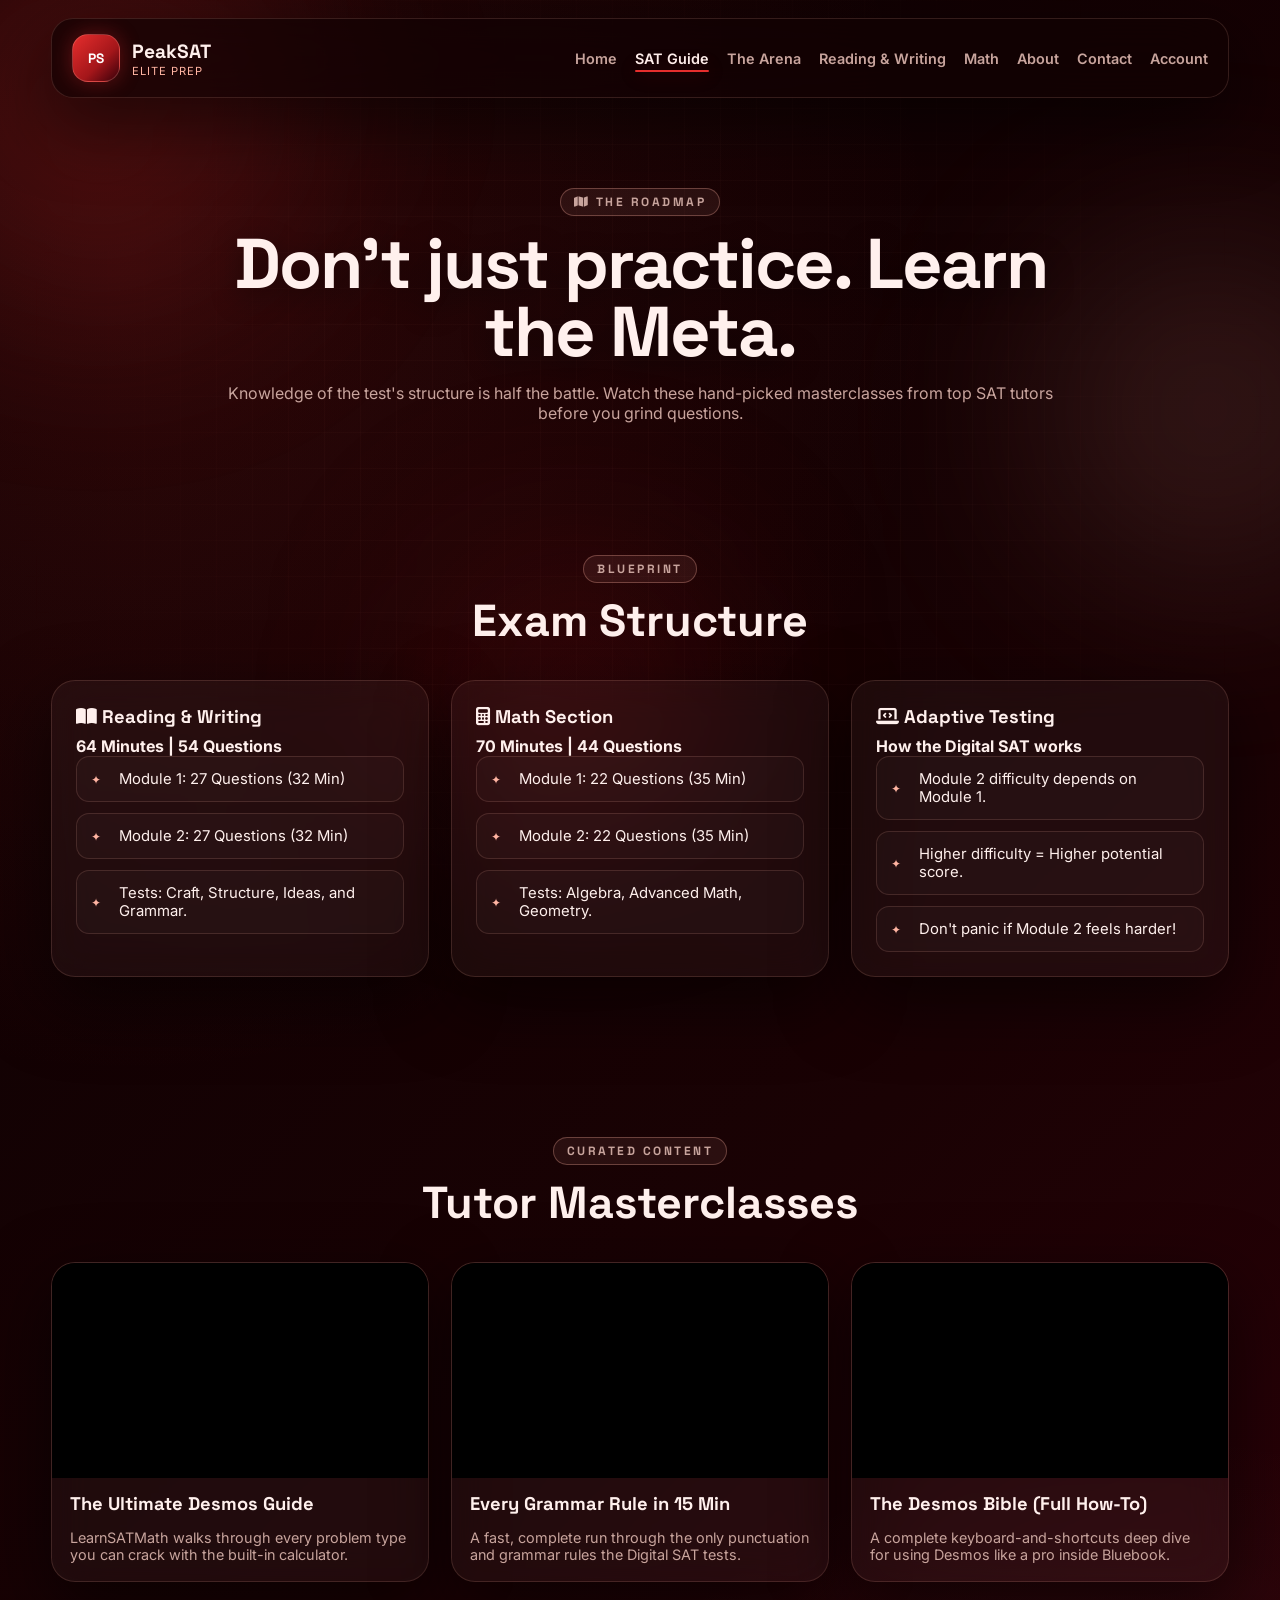
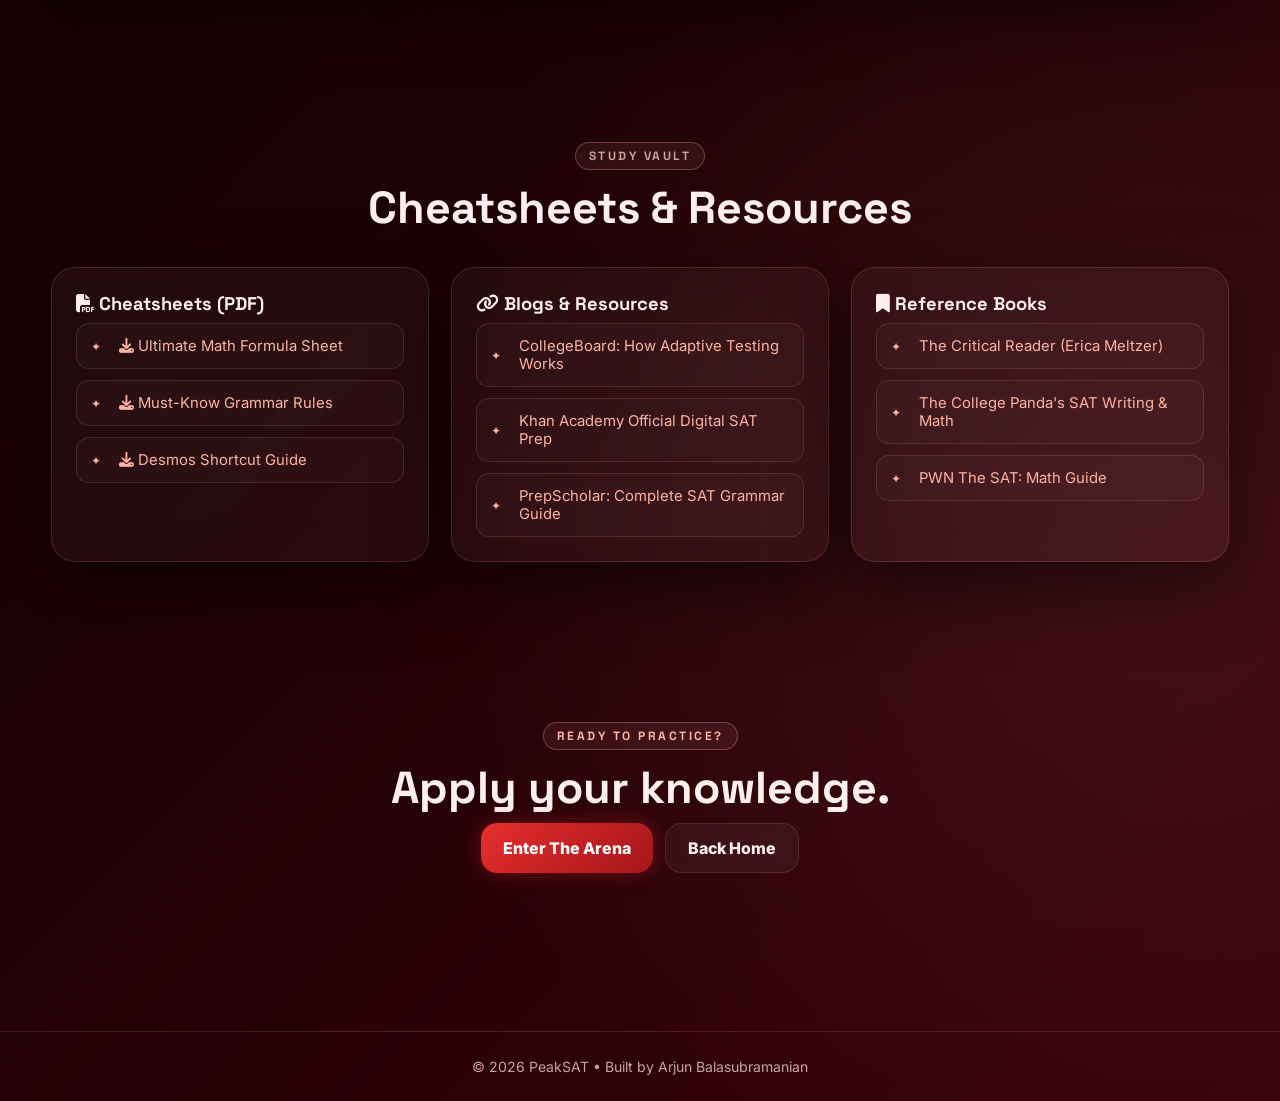
<file: sat-guide.html>
<!DOCTYPE html>
<html lang="en">
<head>
  <meta charset="UTF-8" />
  <meta name="viewport" content="width=device-width, initial-scale=1.0" />
  <title>PeakSAT | Strategy Guide</title>
  <link rel="preconnect" href="https://fonts.googleapis.com">
  <link rel="preconnect" href="https://fonts.gstatic.com" crossorigin>
  <link href="https://fonts.googleapis.com/css2?family=Space+Grotesk:wght@400;500;700&family=Inter:wght@400;500;600;700;800&display=swap" rel="stylesheet">
  <link rel="stylesheet" href="https://cdnjs.cloudflare.com/ajax/libs/font-awesome/6.4.0/css/all.min.css">
  <link rel="stylesheet" href="style.css" />
</head>
<body data-page="sat-guide">
  <div class="page-enter"></div>
  <div class="ambient ambient-1"></div>
  <div class="ambient ambient-2"></div>
  <div class="ambient ambient-3"></div>
  <div class="mesh-overlay"></div>

  <div id="site-nav"></div>

  <main class="page-main">
    <section class="page-hero container">
      <div class="page-hero-text reveal">
        <p class="eyebrow"><i class="fa-solid fa-map"></i> THE ROADMAP</p>
        <h1>Don't just practice. Learn the Meta.</h1>
        <p>Knowledge of the test's structure is half the battle. Watch these hand-picked masterclasses from top SAT tutors before you grind questions.</p>
      </div>
    </section>

    <section class="section container reveal">
      <div class="section-heading">
        <p class="eyebrow">BLUEPRINT</p>
        <h2>Exam Structure</h2>
      </div>
      <div class="guide-grid">
        <div class="glass-card tilt-card">
            <h3><i class="fa-solid fa-book-open"></i> Reading & Writing</h3>
            <p><strong>64 Minutes | 54 Questions</strong></p>
            <ul class="modern-list">
                <li>Module 1: 27 Questions (32 Min)</li>
                <li>Module 2: 27 Questions (32 Min)</li>
                <li>Tests: Craft, Structure, Ideas, and Grammar.</li>
            </ul>
        </div>
        <div class="glass-card tilt-card">
            <h3><i class="fa-solid fa-calculator"></i> Math Section</h3>
            <p><strong>70 Minutes | 44 Questions</strong></p>
            <ul class="modern-list">
                <li>Module 1: 22 Questions (35 Min)</li>
                <li>Module 2: 22 Questions (35 Min)</li>
                <li>Tests: Algebra, Advanced Math, Geometry.</li>
            </ul>
        </div>
        <div class="glass-card tilt-card">
            <h3><i class="fa-solid fa-laptop-code"></i> Adaptive Testing</h3>
            <p><strong>How the Digital SAT works</strong></p>
            <ul class="modern-list">
                <li>Module 2 difficulty depends on Module 1.</li>
                <li>Higher difficulty = Higher potential score.</li>
                <li>Don't panic if Module 2 feels harder!</li>
            </ul>
        </div>
      </div>
    </section>

    <section class="section container reveal">
        <div class="section-heading">
            <p class="eyebrow">CURATED CONTENT</p>
            <h2>Tutor Masterclasses</h2>
        </div>
        <div class="feature-grid">
            <div class="glass-card video-card tilt-card">
                <div class="video-embed">
                    <iframe src="https://www.youtube.com/embed/-pGNBb8M3LQ" title="The only SAT Math Desmos Guide you'll ever need" frameborder="0" allow="accelerometer; autoplay; clipboard-write; encrypted-media; gyroscope; picture-in-picture; web-share" referrerpolicy="strict-origin-when-cross-origin" allowfullscreen></iframe>
                </div>
                <h3>The Ultimate Desmos Guide</h3>
                <p>LearnSATMath walks through every problem type you can crack with the built-in calculator.</p>
            </div>
            <div class="glass-card video-card tilt-card">
                <div class="video-embed">
                    <iframe src="https://www.youtube.com/embed/NLz8CRdMvuI" title="Every SAT Grammar Rule in 15 Minutes" frameborder="0" allow="accelerometer; autoplay; clipboard-write; encrypted-media; gyroscope; picture-in-picture; web-share" referrerpolicy="strict-origin-when-cross-origin" allowfullscreen></iframe>
                </div>
                <h3>Every Grammar Rule in 15 Min</h3>
                <p>A fast, complete run through the only punctuation and grammar rules the Digital SAT tests.</p>
            </div>
            <div class="glass-card video-card tilt-card">
                <div class="video-embed">
                    <iframe src="https://www.youtube.com/embed/3l2hgANLQV8" title="Desmos Bible for the Digital SAT Math" frameborder="0" allow="accelerometer; autoplay; clipboard-write; encrypted-media; gyroscope; picture-in-picture; web-share" referrerpolicy="strict-origin-when-cross-origin" allowfullscreen></iframe>
                </div>
                <h3>The Desmos Bible (Full How-To)</h3>
                <p>A complete keyboard-and-shortcuts deep dive for using Desmos like a pro inside Bluebook.</p>
            </div>
        </div>
    </section>

    <section class="section container reveal">
        <div class="section-heading">
            <p class="eyebrow">STUDY VAULT</p>
            <h2>Cheatsheets & Resources</h2>
        </div>
        <div class="guide-grid">
            <div class="glass-card tilt-card">
                <h3><i class="fa-solid fa-file-pdf"></i> Cheatsheets (PDF)</h3>
                <ul class="resource-list modern-list">
                    <li><a href="assets/cheatsheets/peaksat-math-formula-sheet.pdf" download style="color: var(--peach); text-decoration: none;"><i class="fa-solid fa-download"></i> Ultimate Math Formula Sheet</a></li>
                    <li><a href="assets/cheatsheets/peaksat-grammar-rules.pdf" download style="color: var(--peach); text-decoration: none;"><i class="fa-solid fa-download"></i> Must-Know Grammar Rules</a></li>
                    <li><a href="assets/cheatsheets/peaksat-desmos-shortcuts.pdf" download style="color: var(--peach); text-decoration: none;"><i class="fa-solid fa-download"></i> Desmos Shortcut Guide</a></li>
                </ul>
            </div>
            <div class="glass-card tilt-card">
                <h3><i class="fa-solid fa-link"></i> Blogs & Resources</h3>
                <ul class="resource-list modern-list">
                    <li><a href="https://blog.collegeboard.org/what-digital-sat-adaptive-testing" target="_blank" rel="noopener" style="color: var(--peach); text-decoration: none;">CollegeBoard: How Adaptive Testing Works</a></li>
                    <li><a href="https://www.khanacademy.org/test-prep/digital-sat" target="_blank" rel="noopener" style="color: var(--peach); text-decoration: none;">Khan Academy Official Digital SAT Prep</a></li>
                    <li><a href="https://blog.prepscholar.com/the-complete-guide-to-sat-grammar-rules" target="_blank" rel="noopener" style="color: var(--peach); text-decoration: none;">PrepScholar: Complete SAT Grammar Guide</a></li>
                </ul>
            </div>
            <div class="glass-card tilt-card">
                <h3><i class="fa-solid fa-bookmark"></i> Reference Books</h3>
                <ul class="resource-list modern-list">
                    <li><a href="https://thecriticalreader.com/books-3/" target="_blank" rel="noopener" style="color: var(--peach); text-decoration: none;">The Critical Reader (Erica Meltzer)</a></li>
                    <li><a href="https://thecollegepanda.com/" target="_blank" rel="noopener" style="color: var(--peach); text-decoration: none;">The College Panda's SAT Writing &amp; Math</a></li>
                    <li><a href="https://pwntestprep.com/" target="_blank" rel="noopener" style="color: var(--peach); text-decoration: none;">PWN The SAT: Math Guide</a></li>
                </ul>
            </div>
        </div>
    </section>

    <section class="section container center-section reveal">
      <p class="eyebrow">READY TO PRACTICE?</p>
      <h2>Apply your knowledge.</h2>
      <div class="hero-buttons centered-buttons">
        <a href="sat-fundamentals.html" class="btn btn-primary">Enter The Arena</a>
        <a href="index.html" class="btn btn-secondary">Back Home</a>
      </div>
    </section>
  </main>

  <div id="site-footer"></div>

  <script src="english.js"></script>
  <script src="math.js"></script>
  <script src="script.js"></script>
</body>
</html>
</file>
<file: style.css>
* { margin: 0; padding: 0; box-sizing: border-box; }

:root {
  --chili: #E62E2D;
  --peach: #FFB4A2;
  --deep-red: #A4161A;
  --oxblood: #38000A;
  --bg-main: #0B0102;
  --card: rgba(255, 255, 255, 0.04);
  --line: rgba(255, 180, 162, 0.15);
  --text: #FFF0ED;
  --muted: #C8A49D;
  --shadow: 0 24px 70px rgba(0, 0, 0, 0.55);
  --glow: 0 0 20px rgba(230, 46, 45, 0.35);
  --correct: #06D6A0;
  --wrong: #E62E2D;
}

html { scroll-behavior: smooth; }

body {
  font-family: "Inter", Arial, sans-serif;
  background:
    radial-gradient(circle at 10% 10%, rgba(230,46,45,0.14), transparent 30%),
    radial-gradient(circle at 90% 80%, rgba(255,180,162,0.09), transparent 30%),
    linear-gradient(135deg, #0B0102 0%, #1A0204 50%, #38000A 100%);
  color: var(--text);
  min-height: 100vh;
  overflow-x: hidden;
  position: relative;
}

.mesh-overlay {
  position: fixed; inset: 0;
  background-image:
    linear-gradient(rgba(255,180,162,0.025) 1px, transparent 1px),
    linear-gradient(90deg, rgba(255,180,162,0.025) 1px, transparent 1px);
  background-size: 36px 36px;
  mask-image: radial-gradient(circle at center, black 38%, transparent 84%);
  pointer-events: none; z-index: 0;
}

.ambient { position: fixed; border-radius: 50%; filter: blur(100px); z-index: 0; pointer-events: none; }
.ambient-1 { width: 400px; height: 400px; background: rgba(230,46,45,0.18); top: -100px; left: -100px; animation: pulse 8s infinite alternate; }
.ambient-2 { width: 340px; height: 340px; background: rgba(255,180,162,0.12); top: 240px; right: -100px; animation: pulse 10s infinite alternate-reverse; }
.ambient-3 { width: 260px; height: 260px; background: rgba(164,22,26,0.22); bottom: 80px; left: 35%; }

@keyframes pulse { 0% { transform: scale(1); opacity: 0.8; } 100% { transform: scale(1.18); opacity: 1; } }
@keyframes timerPulse { 0%, 100% { transform: scale(1); } 50% { transform: scale(1.08); } }

.container, .navbar, .section, .page-main, .footer, .page-hero, .main-shell { position: relative; z-index: 1; }
.container { width: min(1200px, 92%); margin: 0 auto; }

/* ── NAV ── */
.glass-nav {
  margin-top: 18px;
  border: 1px solid var(--line);
  background: rgba(18,2,4,0.7);
  backdrop-filter: blur(28px);
  border-radius: 22px;
  box-shadow: var(--shadow);
}

.navbar {
  width: min(1200px, 92%);
  margin-left: auto; margin-right: auto;
  padding: 15px 20px;
  display: flex; justify-content: space-between; align-items: center; gap: 20px;
}

.brand { display: flex; align-items: center; gap: 12px; text-decoration: none; }

.brand-mark {
  width: 48px; height: 48px; border-radius: 16px;
  background: linear-gradient(135deg, var(--chili), var(--deep-red) 60%, var(--oxblood));
  border: 1px solid rgba(255,180,162,0.25);
  box-shadow: var(--glow);
  display: flex; align-items: center; justify-content: center;
  font-weight: 900; font-size: 0.85rem; color: white; letter-spacing: 0.5px;
  font-family: "Space Grotesk", sans-serif;
}

.brand-text { display: flex; flex-direction: column; gap: 0; }
.brand-name { font-family: "Space Grotesk", sans-serif; font-size: 1.2rem; font-weight: 700; color: var(--text); }
.brand-sub { font-size: 0.7rem; color: var(--peach); letter-spacing: 1px; text-transform: uppercase; }

.nav-links { list-style: none; display: flex; gap: 18px; flex-wrap: wrap; align-items: center; }

.nav-link {
  text-decoration: none; color: var(--muted); font-weight: 600; font-size: 0.9rem;
  position: relative; transition: color 0.22s ease;
}
.nav-link::after {
  content: ""; position: absolute; left: 0; bottom: -5px;
  width: 0; height: 2px; border-radius: 999px; background: var(--chili);
  transition: width 0.22s ease;
}
.nav-link:hover, .nav-link.active { color: var(--text); }
.nav-link:hover::after, .nav-link.active::after { width: 100%; box-shadow: var(--glow); }
.nav-user { color: var(--peach); font-weight: 700; font-size: 0.85rem; }

/* ── TYPOGRAPHY ── */
.eyebrow {
  color: var(--peach); font-weight: 800; letter-spacing: 2.5px;
  font-size: 0.75rem; text-transform: uppercase; margin-bottom: 14px;
  font-family: "Space Grotesk", sans-serif;
  display: inline-block; padding: 5px 13px;
  border: 1px solid rgba(255,180,162,0.3); border-radius: 50px;
  background: rgba(255,180,162,0.08);
}

h1 { font-family: "Space Grotesk", sans-serif; font-size: clamp(2.8rem, 5.5vw, 5.2rem); line-height: 0.97; margin-bottom: 16px; letter-spacing: -2px; }
h2 { font-family: "Space Grotesk", sans-serif; font-size: clamp(2rem, 3.5vw, 3.1rem); line-height: 1.05; margin-bottom: 12px; }
h3 { font-family: "Space Grotesk", sans-serif; font-size: 1.15rem; margin-bottom: 8px; }

/* ── BUTTONS ── */
.btn {
  display: inline-flex; justify-content: center; align-items: center; gap: 8px;
  padding: 14px 22px; border-radius: 16px; font-weight: 800;
  text-decoration: none; cursor: pointer;
  transition: transform 0.2s ease, box-shadow 0.2s ease, background 0.2s ease;
  border: none; font-size: 1rem; font-family: "Inter", sans-serif;
}
.btn-primary { color: white; background: linear-gradient(135deg, var(--chili), var(--deep-red)); box-shadow: var(--glow); }
.btn-primary:hover { transform: translateY(-2px); box-shadow: 0 0 28px rgba(230,46,45,0.55); }
.btn-secondary { color: var(--text); background: rgba(255,255,255,0.05); border: 1px solid var(--line); backdrop-filter: blur(10px); }
.btn-secondary:hover { background: rgba(255,255,255,0.09); transform: translateY(-2px); }

/* ── CARDS ── */
.glass-card, .feature-card, .stat-card, .dashboard-card, .question-card, .quiz-stats {
  background: var(--card);
  border: 1px solid var(--line);
  box-shadow: var(--shadow);
  backdrop-filter: blur(20px);
  border-radius: 24px;
  padding: 24px;
  position: relative; overflow: hidden;
}

/* Disable the aggressive hover lift on ALL cards globally */
.glass-card:hover, .feature-card:hover { transform: none; }

/* Only enable tilt on .tilt-card elements (controlled by JS) */
.tilt-card { transform-style: preserve-3d; transition: transform 0.18s ease; }

/* Shine sweep — keep it subtle */
.glass-card::before {
  content: ''; position: absolute; top: 0; left: -100%; width: 45%;
  height: 100%; background: linear-gradient(90deg, transparent, rgba(255,255,255,0.04), transparent);
  transform: skewX(-20deg); transition: left 0.6s ease;
  pointer-events: none;
}
.glass-card:hover::before { left: 150%; }

.stat-card { min-width: 130px; padding: 16px; border-radius: 20px; }
.stat-card h3 { font-size: 1.8rem; margin-bottom: 4px; }

.dashboard-card { padding: 28px; border-radius: 28px; }
.dashboard-topline { display: flex; justify-content: space-between; flex-wrap: wrap; gap: 8px; margin-bottom: 16px; }

.pill { padding: 6px 12px; border-radius: 999px; font-weight: 700; font-size: 0.78rem; background: rgba(255,180,162,0.07); border: 1px solid rgba(255,180,162,0.18); }
.pill-hot { background: linear-gradient(135deg, rgba(230,46,45,0.3), rgba(164,22,26,0.28)); }

/* ── HERO ── */
.hero {
  min-height: calc(100vh - 100px);
  display: grid; grid-template-columns: 1.05fr 0.95fr;
  gap: 44px; align-items: center; padding: 40px 0 68px;
}

.hero-description { max-width: 640px; font-size: 1.04rem; line-height: 1.74; margin-bottom: 26px; color: var(--muted); }
.hero-buttons { display: flex; gap: 12px; flex-wrap: wrap; margin-bottom: 28px; }
.centered-buttons { justify-content: center; }

.stat-row { display: flex; gap: 14px; flex-wrap: wrap; }

.dashboard-mini-grid { display: grid; grid-template-columns: 1fr 1fr; gap: 16px; margin-top: 16px; }

/* ── LAYOUT SECTIONS ── */
.section { padding: 80px 0; }
.section-heading { max-width: 820px; text-align: center; margin: 0 auto 36px; }
.section-heading p { color: var(--muted); }

.feature-grid, .about-grid-premium, .guide-grid, .grid-3 { display: grid; grid-template-columns: repeat(3, 1fr); gap: 22px; }
.guide-wide { grid-template-columns: repeat(3, 1fr); }

.split-layout { display: grid; grid-template-columns: 1fr 1fr; gap: 28px; align-items: start; }
.split-zone { background: linear-gradient(180deg, rgba(255,180,162,0.025), transparent); }
.stack-cards { display: grid; gap: 16px; }
.center-section { text-align: center; }

.page-main { padding-bottom: 32px; position: relative; z-index: 1; }
.page-hero { padding: 90px 0 52px; text-align: center; }
.page-hero-text { max-width: 860px; margin: 0 auto; }
.page-hero p, .page-hero-text p { color: var(--muted); }
.page-hero h1, .page-hero-text h1 { text-shadow: 0 8px 28px rgba(0,0,0,0.45); }

.feature-badge {
  width: 48px; height: 48px; border-radius: 12px;
  display: flex; align-items: center; justify-content: center;
  font-size: 1.15rem; margin-bottom: 18px;
  background: linear-gradient(135deg, rgba(230,46,45,0.2), rgba(164,22,26,0.15));
  border: 1px solid rgba(230,46,45,0.25); box-shadow: var(--glow);
}

.progress-stack { display: grid; gap: 13px; }
.progress-block .progress-label { display: flex; justify-content: space-between; font-weight: 700; margin-bottom: 5px; font-size: 0.9rem; }
.progress-bar { height: 11px; border-radius: 999px; overflow: hidden; background: rgba(255,255,255,0.04); border: 1px solid var(--line); }
.progress-fill, .progress-inner { height: 100%; border-radius: 999px; background: linear-gradient(90deg, var(--peach), var(--chili), var(--deep-red)); }
.fill-a { width: 82%; } .fill-b { width: 78%; } .fill-c { width: 91%; }

/* ── FORMS ── */
.contact-form { display: grid; gap: 11px; }
.contact-form label { font-weight: 700; font-size: 0.9rem; color: var(--muted); }
.contact-form input, .contact-form textarea {
  width: 100%; padding: 13px 15px; border-radius: 13px;
  border: 1px solid var(--line); background: rgba(255,255,255,0.03);
  color: var(--text); outline: none; transition: 0.22s ease; font-size: 0.95rem;
}
.contact-form input:focus, .contact-form textarea:focus { border-color: var(--peach); box-shadow: 0 0 0 3px rgba(255,180,162,0.12); }
.form-title { font-family: "Space Grotesk", sans-serif; font-size: clamp(1.8rem,3vw,2.6rem); }

/* ── QUIZ SETUP ── */
.setup-card { max-width: 700px; margin: 0 auto 36px; text-align: center; }
.setup-card h2 { margin-bottom: 8px; }
.setup-subtitle { color: var(--muted); margin-bottom: 28px; }
.setup-grid { display: grid; grid-template-columns: repeat(3, 1fr); gap: 16px; margin-bottom: 24px; text-align: left; }
.setup-field { display: flex; flex-direction: column; gap: 7px; }
.setup-label { font-weight: 700; font-size: 0.82rem; color: var(--muted); text-transform: uppercase; letter-spacing: 1px; }
.setup-select {
  padding: 13px 14px; border-radius: 13px;
  border: 1px solid var(--line); background: rgba(0,0,0,0.45);
  color: var(--text); font-size: 0.95rem; outline: none;
  transition: 0.22s ease; cursor: pointer; appearance: none;
  background-image: url("data:image/svg+xml,%3Csvg xmlns='http://www.w3.org/2000/svg' width='12' height='8' viewBox='0 0 12 8'%3E%3Cpath fill='%23FFB4A2' d='M1 1l5 5 5-5'/%3E%3C/svg%3E");
  background-repeat: no-repeat; background-position: right 12px center; padding-right: 36px;
}
.setup-select:focus { border-color: var(--peach); box-shadow: 0 0 0 3px rgba(255,180,162,0.12); }
.setup-select option { background: #1a0204; color: white; }
.start-btn { width: 100%; font-size: 1.05rem; padding: 16px 24px; }
.btn-arrow { transition: transform 0.2s ease; }
.start-btn:hover .btn-arrow { transform: translateX(4px); }

/* ── QUIZ DASHBOARD ── */
.quiz-stats { display: grid; grid-template-columns: repeat(3, 1fr); gap: 12px; margin: 16px 0; padding: 20px; }
.quiz-stat { text-align: center; }
.quiz-stat-label { display: block; color: var(--muted); font-size: 0.82rem; margin-bottom: 5px; text-transform: uppercase; letter-spacing: 0.8px; }
.quiz-stat-value { display: block; font-family: "Space Grotesk", sans-serif; font-size: 1.45rem; font-weight: 700; }

.progress-outer { width: 100%; height: 10px; border-radius: 999px; background: rgba(255,255,255,0.04); border: 1px solid var(--line); overflow: hidden; margin-bottom: 20px; }
.progress-inner { width: 0%; transition: width 0.4s ease; }

.account-banner { font-size: 0.9rem; color: var(--muted); margin-bottom: 14px; text-align: center; }
.account-banner a { color: var(--peach); }

/* ── QUESTION CARD ── */
.question-card { max-width: 820px; margin: 0 auto; padding: 28px; }

.quiz-header-row {
  display: flex; justify-content: space-between; align-items: center;
  margin-bottom: 20px; padding: 14px 18px;
  background: rgba(0,0,0,0.28); border-radius: 14px; border: 1px solid var(--line);
}
.q-label { font-family: "Space Grotesk", sans-serif; font-size: 1rem; font-weight: 700; }
.q-of { color: var(--muted); font-weight: 400; }

.streak-pill {
  font-weight: 800; font-size: 0.9rem; padding: 5px 12px;
  border-radius: 999px; background: rgba(255,209,102,0.1);
  border: 1px solid rgba(255,209,102,0.2); color: #FFD166;
}
.streak-hot { background: rgba(230,46,45,0.15); border-color: rgba(230,46,45,0.3); color: #FF8C69; animation: timerPulse 1s infinite; }

.timer-pill {
  font-family: "Space Grotesk", sans-serif; font-weight: 800;
  font-size: 1.05rem; color: var(--peach); min-width: 72px; text-align: right;
}
.timer-urgent { animation: timerPulse 0.7s infinite; }

.question-meta { display: flex; gap: 8px; flex-wrap: wrap; margin-bottom: 16px; }
.meta-tag {
  padding: 4px 11px; border-radius: 999px; font-size: 0.78rem; font-weight: 700;
  background: rgba(255,255,255,0.05); border: 1px solid var(--line); color: var(--muted);
}
.subject-tag { color: var(--peach); border-color: rgba(255,180,162,0.25); background: rgba(255,180,162,0.07); }
.diff-easy { color: var(--correct); border-color: rgba(6,214,160,0.25); }
.diff-medium { color: #FFD166; border-color: rgba(255,209,102,0.25); }
.diff-hard { color: var(--chili); border-color: rgba(230,46,45,0.25); }

.passage-box {
  background: rgba(0,0,0,0.3); border: 1px solid var(--line);
  border-left: 3px solid var(--peach); border-radius: 14px;
  padding: 16px 20px; margin-bottom: 18px;
  font-size: 0.97rem; line-height: 1.7; color: var(--muted);
}

.question-text { font-size: 1.2rem; font-weight: 600; line-height: 1.6; margin-bottom: 22px; color: var(--text); }

.options-grid { display: grid; gap: 10px; }

.option-btn {
  width: 100%; text-align: left; background: rgba(255,255,255,0.03);
  border: 1px solid var(--line); padding: 15px 18px; border-radius: 14px;
  color: var(--text); font-size: 1rem; cursor: pointer;
  transition: background 0.2s ease, border-color 0.2s ease;
  display: flex; gap: 14px; align-items: flex-start;
}
.option-btn:hover:not(:disabled) { background: rgba(255,255,255,0.07); border-color: rgba(255,180,162,0.4); }
.option-letter {
  font-weight: 900; font-family: "Space Grotesk", sans-serif;
  background: rgba(255,255,255,0.09); padding: 2px 9px; border-radius: 8px;
  min-width: 28px; text-align: center; flex-shrink: 0;
}
.option-text { line-height: 1.5; }

.option-btn.correct { background: rgba(6,214,160,0.1) !important; border-color: var(--correct) !important; color: var(--correct) !important; }
.option-btn.wrong { background: rgba(230,46,45,0.1) !important; border-color: var(--chili) !important; color: var(--peach) !important; }

.grid-input {
  width: 100%; padding: 14px 16px; border-radius: 13px;
  border: 1px solid var(--line); background: rgba(0,0,0,0.3);
  color: var(--text); font-size: 1rem; outline: none; transition: 0.22s ease;
}
.grid-input:focus { border-color: var(--peach); box-shadow: 0 0 0 3px rgba(255,180,162,0.12); }
.grid-input.correct { border-color: var(--correct); }
.grid-input.wrong { border-color: var(--chili); }

/* ── FEEDBACK BOX ── */
.feedback-box {
  margin-top: 18px; padding: 18px 20px; border-radius: 14px; border: 1px solid;
}
.feedback-title { font-family: "Space Grotesk", sans-serif; font-size: 1.05rem; font-weight: 800; margin-bottom: 8px; }
.feedback-correct { font-weight: 700; color: var(--text); margin-bottom: 6px; font-size: 0.95rem; }
.feedback-explanation { color: var(--muted); font-size: 0.9rem; line-height: 1.6; }
.streak-banner {
  margin-top: 10px; padding: 8px 12px; background: rgba(255,140,105,0.1);
  border: 1px solid rgba(255,140,105,0.25); border-radius: 10px;
  color: #FF8C69; font-weight: 800; font-size: 0.88rem;
}

.next-btn { width: 100%; margin-top: 16px; font-size: 1rem; }

/* ── RESULTS ── */
.results-card { max-width: 540px; margin: 0 auto; }
.results-grade { font-family: "Space Grotesk", sans-serif; font-size: 1.4rem; font-weight: 800; margin: 14px 0 6px; color: var(--peach); }
.results-score { font-size: 2rem; font-weight: 900; font-family: "Space Grotesk", sans-serif; color: var(--text); }
.results-pct { font-size: 1rem; color: var(--muted); margin-top: 4px; margin-bottom: 18px; }
.results-bar-wrap { width: 100%; height: 12px; border-radius: 999px; background: rgba(255,255,255,0.05); border: 1px solid var(--line); overflow: hidden; }
.results-bar { height: 100%; border-radius: 999px; background: linear-gradient(90deg, var(--peach), var(--chili)); transition: width 1s ease; }

/* ── EMPTY STATE ── */
.empty-state { text-align: center; padding: 44px 20px; }

/* ── ACCORDIONS ── */
.accordion-stack { display: grid; gap: 14px; width: 100%; }
.accordion-item { padding: 18px 22px; cursor: pointer; margin: 0; }
.accordion-header {
  font-size: 1.05rem; font-weight: 700; color: var(--peach);
  list-style: none; display: flex; justify-content: space-between; align-items: center;
  outline: none;
}
.accordion-header::-webkit-details-marker { display: none; }
.accordion-header::after { content: "+"; font-weight: 800; font-size: 1.5rem; transition: transform 0.25s ease; }
details[open] .accordion-header::after { transform: rotate(45deg); color: var(--chili); }
.accordion-body { margin-top: 14px; padding-top: 14px; border-top: 1px solid var(--line); color: var(--muted); line-height: 1.65; font-size: 0.93rem; }
.accordion-body p { margin-bottom: 9px; }

/* ── VIDEO CARDS ── */
.video-card { padding: 0 !important; overflow: hidden; }
.video-embed { width: 100%; aspect-ratio: 16/9; background: #000; }
.video-embed iframe { width: 100%; height: 100%; border: none; }
.video-card h3, .video-card p { padding: 0 18px; margin-top: 14px; }
.video-card p { padding-bottom: 18px; color: var(--muted); font-size: 0.9rem; }

/* ── LISTS ── */
.modern-list { list-style: none; display: grid; gap: 11px; }
.modern-list li { position: relative; padding: 13px 16px 13px 42px; border-radius: 13px; background: rgba(255,255,255,0.025); border: 1px solid var(--line); font-size: 0.93rem; }
.modern-list li::before { content: "✦"; position: absolute; left: 14px; top: 50%; transform: translateY(-50%); color: var(--peach); font-size: 0.75rem; }

/* ── ANIMATIONS ── */
.page-enter {
  position: fixed; inset: 0;
  background: linear-gradient(135deg, #38000A, #A4161A, #E62E2D);
  z-index: 9999; pointer-events: none;
  animation: pageReveal 0.8s cubic-bezier(0.77, 0, 0.175, 1) forwards;
}
@keyframes pageReveal { 0% { transform: translateY(0); opacity: 1; } 100% { transform: translateY(-100%); opacity: 1; } }

.reveal { opacity: 0; transform: translateY(24px); transition: opacity 0.7s cubic-bezier(0.2,0.8,0.2,1), transform 0.7s cubic-bezier(0.2,0.8,0.2,1); }
.reveal.show { opacity: 1; transform: translateY(0); }
.delay-1 { transition-delay: 0.1s; }
.delay-2 { transition-delay: 0.2s; }

/* ── FOOTER ── */
.footer { text-align: center; padding: 26px 20px; color: var(--muted); border-top: 1px solid var(--line); margin-top: 18px; font-size: 0.88rem; }

/* ── ABOUT ── */
.about-grid-premium { display: grid; grid-template-columns: repeat(3, 1fr); gap: 22px; }

/* ── RESPONSIVE ── */
@media (max-width: 1080px) {
  .hero, .split-layout, .feature-grid, .about-grid-premium, .guide-grid, .grid-3 { grid-template-columns: 1fr; }
  .quiz-stats { grid-template-columns: repeat(3, 1fr); }
  .setup-grid { grid-template-columns: 1fr; }
  .dashboard-mini-grid { grid-template-columns: 1fr; }
}

@media (max-width: 760px) {
  .navbar { flex-direction: column; text-align: center; }
  .nav-links { justify-content: center; gap: 12px; }
  .hero { padding-top: 16px; }
  h1 { font-size: 2.5rem; letter-spacing: -1.5px; }
  .stat-row, .hero-buttons { justify-content: center; }
  .quiz-header-row { flex-wrap: wrap; gap: 8px; }
  .quiz-stats { grid-template-columns: repeat(3, 1fr); gap: 8px; padding: 14px; }
  .setup-grid { grid-template-columns: 1fr; }
  .question-card { padding: 18px; }
  .options-grid { gap: 8px; }
  .option-btn { padding: 13px 14px; font-size: 0.93rem; }
}

/* ════════════════════════════════════
   AUTH PAGE
   ════════════════════════════════════ */
.auth-tabs {
  display: flex; gap: 8px; max-width: 560px; margin: 0 auto 28px;
  background: rgba(255,255,255,0.03); border: 1px solid var(--line);
  border-radius: 18px; padding: 6px;
}
.auth-tab {
  flex: 1; padding: 12px 20px; border-radius: 13px; border: none;
  font-weight: 800; font-size: 0.95rem; cursor: pointer;
  color: var(--muted); background: transparent; transition: all 0.22s ease;
  font-family: "Inter", sans-serif;
}
.auth-tab.active {
  background: linear-gradient(135deg, var(--chili), var(--deep-red));
  color: #fff; box-shadow: var(--glow);
}
.auth-tab:not(.active):hover { color: var(--text); background: rgba(255,255,255,0.05); }

.auth-form-panel { max-width: 560px; margin: 0 auto; }

.auth-card { padding: 36px; }
.auth-card-header { text-align: center; margin-bottom: 28px; }
.auth-icon {
  font-size: 2.6rem; margin-bottom: 14px; display: block;
  filter: drop-shadow(0 4px 12px rgba(230,46,45,0.4));
}
.auth-card-header h2 { margin-bottom: 6px; font-size: clamp(1.6rem,3vw,2.1rem); }
.auth-card-header p  { color: var(--muted); font-size: 0.95rem; }

.auth-form  { display: grid; gap: 16px; }
.auth-field { display: flex; flex-direction: column; gap: 6px; }
.auth-field label { font-weight: 700; font-size: 0.85rem; color: var(--muted); letter-spacing: 0.4px; }

.input-wrap {
  position: relative; display: flex; align-items: center;
}
.input-icon {
  position: absolute; left: 14px; font-size: 0.9rem; pointer-events: none; z-index: 1;
}
.input-wrap input {
  width: 100%; padding: 13px 15px 13px 40px; border-radius: 13px;
  border: 1px solid var(--line); background: rgba(255,255,255,0.03);
  color: var(--text); outline: none; transition: 0.22s ease; font-size: 0.97rem;
  font-family: "Inter", sans-serif;
}
.input-wrap input:focus { border-color: var(--peach); box-shadow: 0 0 0 3px rgba(255,180,162,0.12); }
.input-wrap input::placeholder { color: rgba(200,164,157,0.5); }

.toggle-pw {
  position: absolute; right: 12px; background: none; border: none;
  color: var(--muted); font-size: 0.78rem; font-weight: 700;
  cursor: pointer; padding: 4px 8px; border-radius: 8px;
  transition: color 0.2s; font-family: "Inter", sans-serif;
}
.toggle-pw:hover { color: var(--peach); }

.pw-strength { min-height: 22px; display: flex; align-items: center; gap: 10px; margin-top: 4px; }
.pw-bar-track { flex: 1; height: 5px; border-radius: 999px; background: rgba(255,255,255,0.06); overflow: hidden; }
.pw-bar-fill  { height: 100%; border-radius: 999px; transition: width 0.3s ease, background 0.3s ease; }

.auth-submit {
  width: 100%; padding: 15px; font-size: 1rem; margin-top: 4px;
  position: relative;
}
.btn-spinner { margin-left: 8px; }

.auth-alert {
  padding: 12px 16px; border-radius: 12px; font-weight: 700;
  font-size: 0.9rem; margin-bottom: 16px; border: 1px solid transparent;
}
.auth-alert-success {
  background: rgba(6,214,160,0.1); border-color: rgba(6,214,160,0.3); color: var(--correct);
}
.auth-alert-error {
  background: rgba(230,46,45,0.1); border-color: rgba(230,46,45,0.3); color: var(--peach);
}

.auth-switch { text-align: center; margin-top: 20px; color: var(--muted); font-size: 0.9rem; }
.auth-switch a { color: var(--peach); font-weight: 700; text-decoration: none; }
.auth-switch a:hover { text-decoration: underline; }

/* ── DASHBOARD ── */
.dashboard-full { max-width: 720px; margin: 0 auto; }
.dash-header {
  display: flex; gap: 20px; align-items: flex-start; flex-wrap: wrap;
  padding-bottom: 24px; border-bottom: 1px solid var(--line); margin-bottom: 24px;
}
.dash-avatar {
  width: 64px; height: 64px; border-radius: 20px; flex-shrink: 0;
  background: linear-gradient(135deg, var(--chili), var(--deep-red));
  display: flex; align-items: center; justify-content: center;
  font-family: "Space Grotesk", sans-serif; font-size: 1.6rem; font-weight: 900;
  color: #fff; box-shadow: var(--glow);
}
.dash-user-info { flex: 1; }
.dash-grade-badge {
  padding: 8px 16px; border-radius: 999px;
  background: linear-gradient(135deg, rgba(230,46,45,0.2), rgba(164,22,26,0.15));
  border: 1px solid rgba(230,46,45,0.3);
  font-weight: 800; font-size: 0.85rem; color: var(--peach); white-space: nowrap;
  align-self: flex-start;
}
.dash-stats { grid-template-columns: repeat(4,1fr); margin-top: 0; }

/* ── PRACTICE TEST CARDS ── */
.practice-test-grid {
  display: grid; grid-template-columns: repeat(3,1fr); gap: 22px;
}
.practice-test-card { padding: 28px; display: flex; flex-direction: column; gap: 14px; }
.pt-header { display: flex; justify-content: space-between; align-items: center; }
.pt-badge {
  padding: 5px 13px; border-radius: 999px; font-size: 0.78rem;
  font-weight: 800; font-family: "Space Grotesk", sans-serif; text-transform: uppercase; letter-spacing: 0.8px;
}
.pt-badge-easy   { background: rgba(6,214,160,0.12);  border: 1px solid rgba(6,214,160,0.3);  color: var(--correct); }
.pt-badge-medium { background: rgba(255,209,102,0.12); border: 1px solid rgba(255,209,102,0.3); color: #FFD166; }
.pt-badge-hard   { background: rgba(230,46,45,0.12);  border: 1px solid rgba(230,46,45,0.3);  color: var(--chili); }
.pt-meta { color: var(--muted); font-size: 0.82rem; font-weight: 600; }
.practice-test-card h3 { font-size: 1.08rem; margin-bottom: 0; }
.practice-test-card p  { color: var(--muted); font-size: 0.88rem; line-height: 1.6; flex: 1; }
.pt-topics {
  list-style: none; display: flex; flex-direction: column; gap: 6px;
}
.pt-topics li {
  font-size: 0.82rem; font-weight: 600; color: var(--muted);
  padding: 4px 10px 4px 22px; position: relative;
}
.pt-topics li::before {
  content: "✦"; position: absolute; left: 4px; color: var(--peach); font-size: 0.65rem; top: 6px;
}
.pt-stats {
  display: flex; gap: 10px; flex-wrap: wrap; padding-top: 12px;
  border-top: 1px solid var(--line);
}
.pt-stats span { font-size: 0.8rem; color: var(--muted); font-weight: 600; }
.pt-btn { width: 100%; margin-top: 4px; text-align: center; }

/* Practice test launch banner in Arena */
.pt-launch-banner {
  display: flex; align-items: center; gap: 16px;
  background: rgba(255,180,162,0.07); border: 1px solid rgba(255,180,162,0.2);
  border-radius: 14px; padding: 16px 20px; margin-bottom: 20px; text-align: left;
}
.pt-launch-banner strong { display: block; color: var(--peach); font-weight: 800; margin-bottom: 2px; }
.pt-launch-banner p { color: var(--muted); font-size: 0.88rem; margin: 0; }
.pt-launch-icon { font-size: 1.8rem; flex-shrink: 0; }

/* ── RESPONSIVE ── */
@media (max-width: 1080px) {
  .practice-test-grid { grid-template-columns: 1fr; }
  .dash-stats { grid-template-columns: repeat(2,1fr); }
}
@media (max-width: 760px) {
  .auth-card { padding: 22px 18px; }
  .auth-tabs { flex-direction: row; }
  .dash-header { flex-direction: column; }
  .dash-avatar { width: 52px; height: 52px; font-size: 1.3rem; }
  .dash-stats { grid-template-columns: repeat(2,1fr); }
}
</file>
